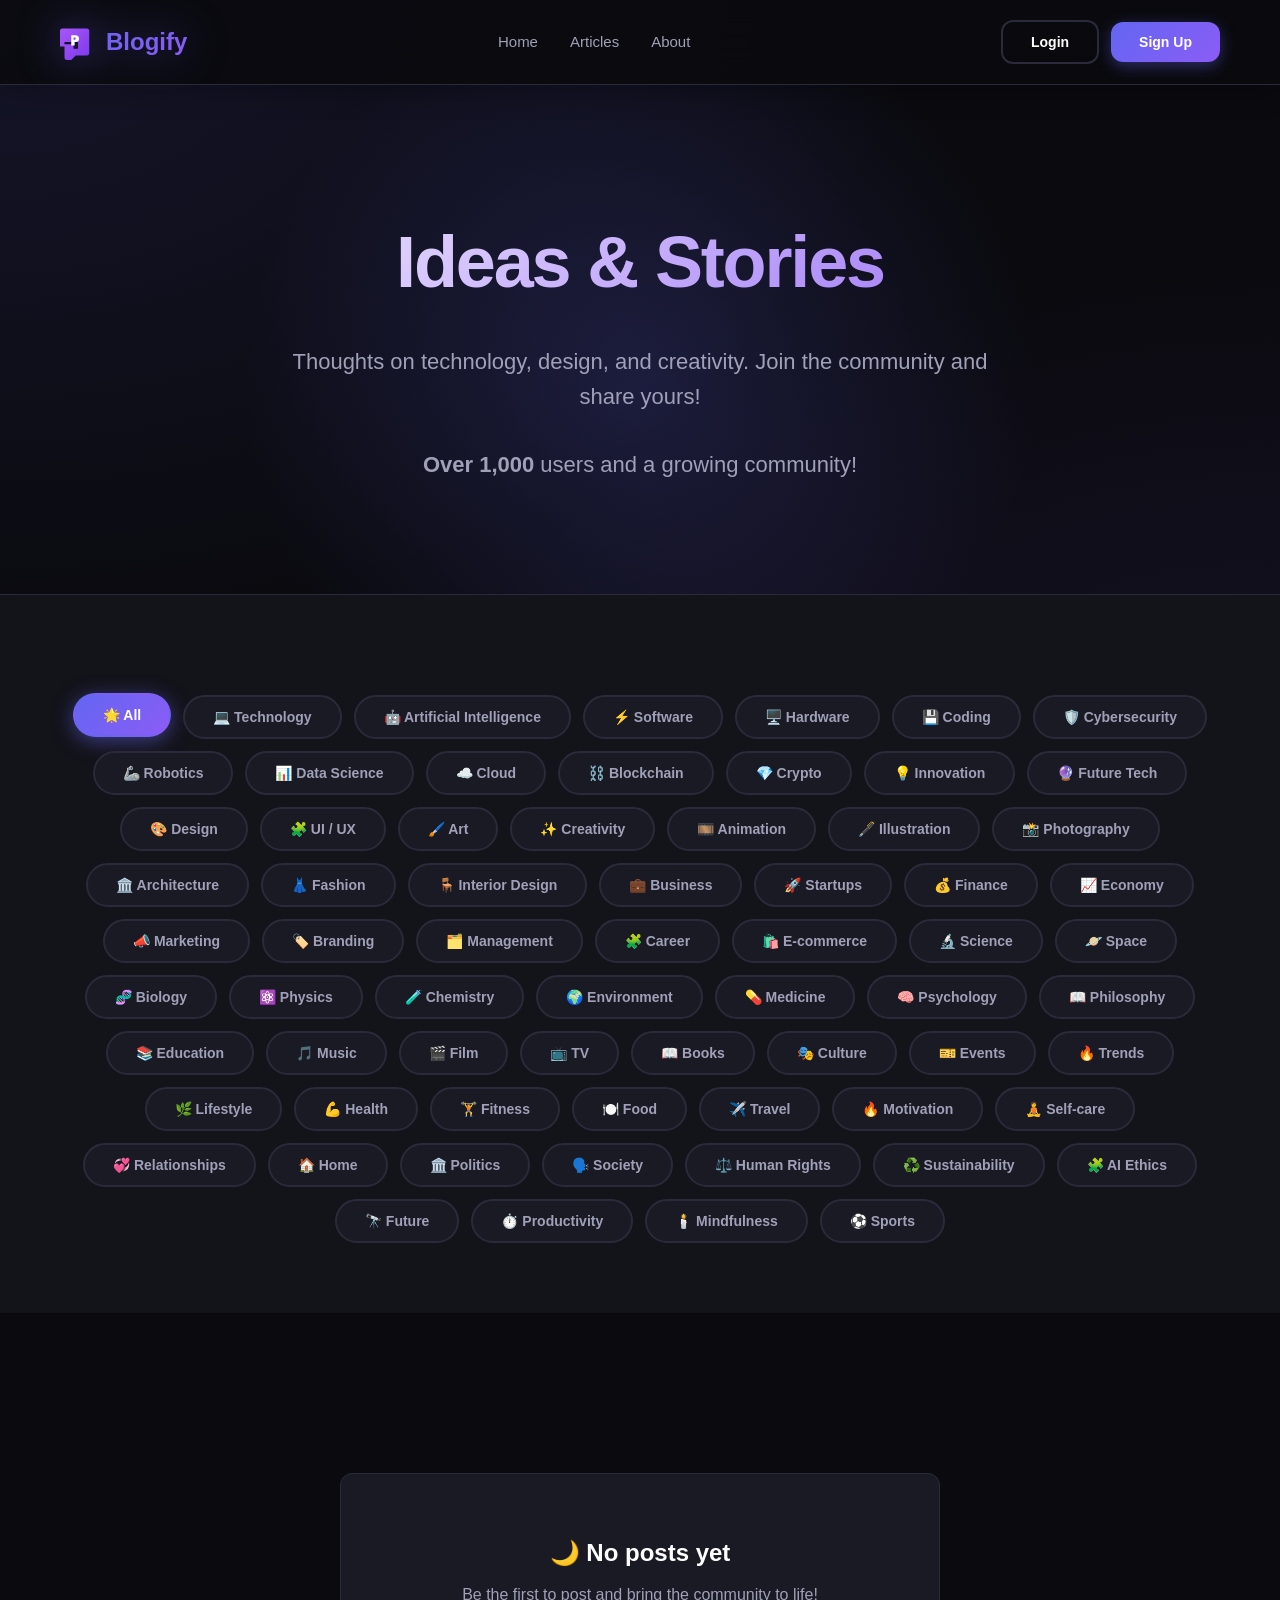
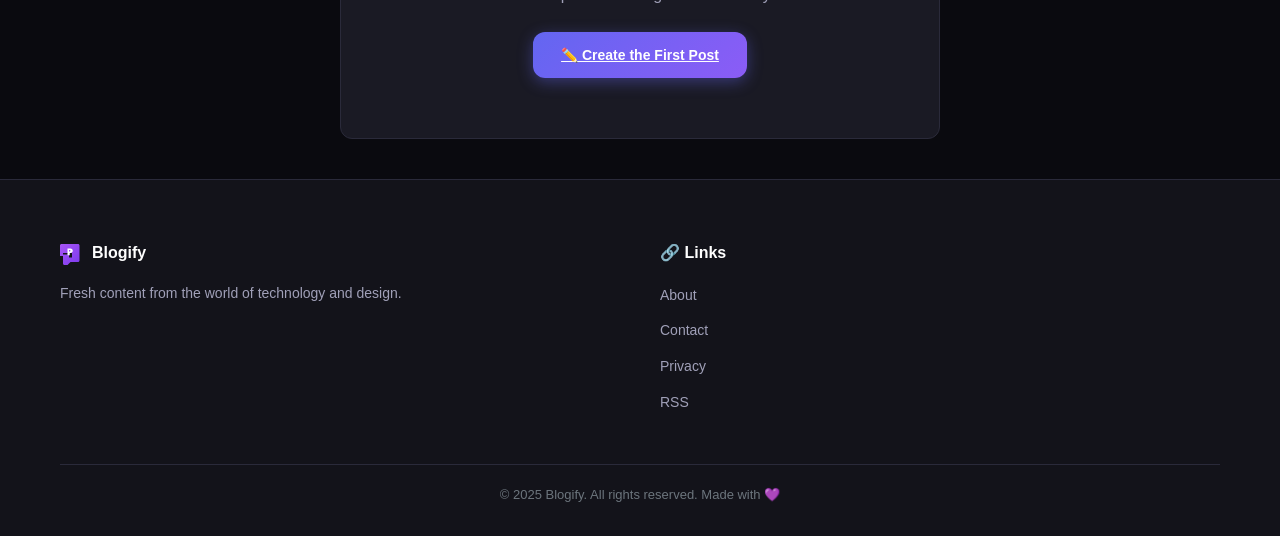
<file: index.html>
<!DOCTYPE html>
<html lang="en">
<head>
    <meta charset="UTF-8">
    <meta name="viewport" content="width=device-width, initial-scale=1.0">
    <title>Blogify</title>
    <link rel="stylesheet" href="styles.css"> 
</head>
<body>
    <header>
        <div class="container">
            <nav>
                <a href="index.html" class="logo blogify-logo">
    <span class="blogify-icon"></span>
    Blogify
</a>
                <ul class="nav-links">
                    <li><a href="#home">Home</a></li>
                    <li><a href="#articles">Articles</a></li>
                    <li><a href="about.html">About</a></li>
                </ul>
                <div id="authButtons" class="user-menu">
                    <button class="btn btn-outline" onclick="openLoginModal()">Login</button>
                    <button class="btn btn-primary" onclick="openRegisterModal()">Sign Up</button>
                </div>
                <div id="userMenu" class="user-menu hidden">
                    <a href="dashboard.html" class="btn btn-outline">📊 Dashboard</a>
                    <a href="new_post.html" class="btn btn-primary">✏️ New Post</a>
                    <div class="user-avatar" id="userAvatar"></div>
                    <button class="btn btn-outline" onclick="logout()">Logout</button>
                </div>
            </nav>
        </div>
    </header>

    <main>
        <section class="hero" id="home">
            <div class="container">
                <h1>Ideas & Stories</h1>
                <p>Thoughts on technology, design, and creativity. Join the community and share yours!</p>
            </div>
            <div class="social-proof">
                <p><strong>Over 1,000</strong> users and a growing community!</p>
            </div>
        </section>
    </main>

    <footer class="footer">
  <div class="container" id="articles">
    <div class="categories">
      <button class="category-btn active" data-category="all">🌟 All</button>

      <!-- 🌐 TECHNOLOGY -->
      <button class="category-btn" data-category="technology">💻 Technology</button>
      <button class="category-btn" data-category="ai">🤖 Artificial Intelligence</button>
      <button class="category-btn" data-category="software">⚡ Software</button>
      <button class="category-btn" data-category="hardware">🖥️ Hardware</button>
      <button class="category-btn" data-category="coding">💾 Coding</button>
      <button class="category-btn" data-category="cybersecurity">🛡️ Cybersecurity</button>
      <button class="category-btn" data-category="robotics">🦾 Robotics</button>
      <button class="category-btn" data-category="data">📊 Data Science</button>
      <button class="category-btn" data-category="cloud">☁️ Cloud</button>
      <button class="category-btn" data-category="blockchain">⛓️ Blockchain</button>
      <button class="category-btn" data-category="crypto">💎 Crypto</button>
      <button class="category-btn" data-category="innovation">💡 Innovation</button>
      <button class="category-btn" data-category="futuretech">🔮 Future Tech</button>

      <!-- 🎨 DESIGN & CREATIVE -->
      <button class="category-btn" data-category="design">🎨 Design</button>
      <button class="category-btn" data-category="uiux">🧩 UI / UX</button>
      <button class="category-btn" data-category="art">🖌️ Art</button>
      <button class="category-btn" data-category="creativity">✨ Creativity</button>
      <button class="category-btn" data-category="animation">🎞️ Animation</button>
      <button class="category-btn" data-category="illustration">🖋️ Illustration</button>
      <button class="category-btn" data-category="photography">📸 Photography</button>
      <button class="category-btn" data-category="architecture">🏛️ Architecture</button>
      <button class="category-btn" data-category="fashion">👗 Fashion</button>
      <button class="category-btn" data-category="interior">🪑 Interior Design</button>

      <!-- 💼 BUSINESS -->
      <button class="category-btn" data-category="business">💼 Business</button>
      <button class="category-btn" data-category="startup">🚀 Startups</button>
      <button class="category-btn" data-category="finance">💰 Finance</button>
      <button class="category-btn" data-category="economy">📈 Economy</button>
      <button class="category-btn" data-category="marketing">📣 Marketing</button>
      <button class="category-btn" data-category="branding">🏷️ Branding</button>
      <button class="category-btn" data-category="management">🗂️ Management</button>
      <button class="category-btn" data-category="career">🧩 Career</button>
      <button class="category-btn" data-category="ecommerce">🛍️ E-commerce</button>

      <!-- 🧠 SCIENCE -->
      <button class="category-btn" data-category="science">🔬 Science</button>
      <button class="category-btn" data-category="space">🪐 Space</button>
      <button class="category-btn" data-category="biology">🧬 Biology</button>
      <button class="category-btn" data-category="physics">⚛️ Physics</button>
      <button class="category-btn" data-category="chemistry">🧪 Chemistry</button>
      <button class="category-btn" data-category="environment">🌍 Environment</button>
      <button class="category-btn" data-category="medicine">💊 Medicine</button>
      <button class="category-btn" data-category="psychology">🧠 Psychology</button>
      <button class="category-btn" data-category="philosophy">📖 Philosophy</button>
      <button class="category-btn" data-category="education">📚 Education</button>

      <!-- 🎬 ENTERTAINMENT -->
      <button class="category-btn" data-category="music">🎵 Music</button>
      <button class="category-btn" data-category="film">🎬 Film</button>
      <button class="category-btn" data-category="tv">📺 TV</button>
      <button class="category-btn" data-category="books">📖 Books</button>
      <button class="category-btn" data-category="culture">🎭 Culture</button>
      <button class="category-btn" data-category="events">🎫 Events</button>
      <button class="category-btn" data-category="trends">🔥 Trends</button>

      <!-- 🌿 LIFESTYLE -->
      <button class="category-btn" data-category="lifestyle">🌿 Lifestyle</button>
      <button class="category-btn" data-category="health">💪 Health</button>
      <button class="category-btn" data-category="fitness">🏋️ Fitness</button>
      <button class="category-btn" data-category="food">🍽️ Food</button>
      <button class="category-btn" data-category="travel">✈️ Travel</button>
      <button class="category-btn" data-category="motivation">🔥 Motivation</button>
      <button class="category-btn" data-category="selfcare">🧘 Self-care</button>
      <button class="category-btn" data-category="relationships">💞 Relationships</button>
      <button class="category-btn" data-category="home">🏠 Home</button>

      <!-- 🌍 GLOBAL & SOCIAL -->
      <button class="category-btn" data-category="politics">🏛️ Politics</button>
      <button class="category-btn" data-category="society">🗣️ Society</button>
      <button class="category-btn" data-category="humanrights">⚖️ Human Rights</button>
      <button class="category-btn" data-category="sustainability">♻️ Sustainability</button>
      <button class="category-btn" data-category="aiethics">🧩 AI Ethics</button>
      <button class="category-btn" data-category="future">🔭 Future</button>
      <button class="category-btn" data-category="productivity">⏱️ Productivity</button>
      <button class="category-btn" data-category="mindfulness">🕯️ Mindfulness</button>
      <button class="category-btn" data-category="sports">⚽ Sports</button>
    </div>
  </div>
</footer>


            <div class="blog-grid" id="blogGrid"></div>
            
            <div id="emptyState" class="empty-state hidden">
                <h3>🌙 No posts yet</h3>
                <p>Be the first to post and bring the community to life!</p>
                <a href="new_post.html" class="btn btn-primary">✏️ Create the First Post</a>
            </div>
        </div>
    </footer>

    <footer id="about">
        <div class="container">
            <div class="footer-content">
                <div class="footer-section">
                    <h4>
    <span class="footer-logo-icon"></span>
    Blogify
</h4>
                    <p style="color: var(--text-secondary); font-size: 14px;">Fresh content from the world of technology and design.</p>
                </div>
                <div class="footer-section">
                    <h4>🔗 Links</h4>
                    <ul class="footer-links">
                        <li><a href="#about">About</a></li>
                        <li><a href="#">Contact</a></li>
                        <li><a href="#">Privacy</a></li>
                        <li><a href="#">RSS</a></li>
                    </ul>
                </div>
            </div>
            <div class="footer-bottom">
                <p>&copy; 2025 Blogify. All rights reserved. Made with 💜</p>
            </div>
        </div>
    </footer>
    
    <div id="loginModal" class="modal">
        <div class="modal-content">
            <div class="modal-header">
                <h2>🔐 Login</h2>
                <p>Sign in to continue to your account</p>
            </div>
            <form id="loginForm" onsubmit="event.preventDefault(); login()">
                <div class="form-group">
                    <label for="loginEmail">Email</label>
                    <input type="email" id="loginEmail" placeholder="example@email.com" required>
                </div>
                <div class="form-group">
                    <label for="loginPassword">Password</label>
                    <input type="password" id="loginPassword" placeholder="Your password" required>
                </div>
                <div class="modal-footer">
                    <button type="button" class="btn btn-outline" onclick="closeModal('loginModal')">Cancel</button>
                    <button type="submit" class="btn btn-primary">Login</button>
                </div>
            </form>
            <div class="switch-modal">
                Don’t have an account? <a href="#" onclick="switchToRegister(); return false;">Sign Up</a>
            </div>
        </div>
    </div>

    <div id="registerModal" class="modal">
        <div class="modal-content">
            <div class="modal-header">
                <h2>✨ Sign Up</h2>
                <p>Create your free account now.</p>
            </div>
            <form id="registerForm" onsubmit="event.preventDefault(); register()">
                <div class="form-group">
                    <label for="registerName">Full Name</label>
                    <input type="text" id="registerName" placeholder="Your full name" required>
                </div>
                <div class="form-group">
                    <label for="registerEmail">Email</label>
                    <input type="email" id="registerEmail" placeholder="example@email.com" required>
                </div>
                <div class="form-group">
                    <label for="registerPassword">Password</label>
                    <input type="password" id="registerPassword" placeholder="Your password (min. 6 characters)" required>
                </div>
                <div class="modal-footer">
                    <button type="button" class="btn btn-outline" onclick="closeModal('registerModal')">Cancel</button>
                    <button type="submit" class="btn btn-primary">Sign Up</button>
                </div>
            </form>
            <div class="switch-modal">
                Already have an account? <a href="#" onclick="switchToLogin(); return false;">Login</a>
            </div>
        </div>
    </div>

    <script src="script.js"></script>
</body>
</html>
</file>
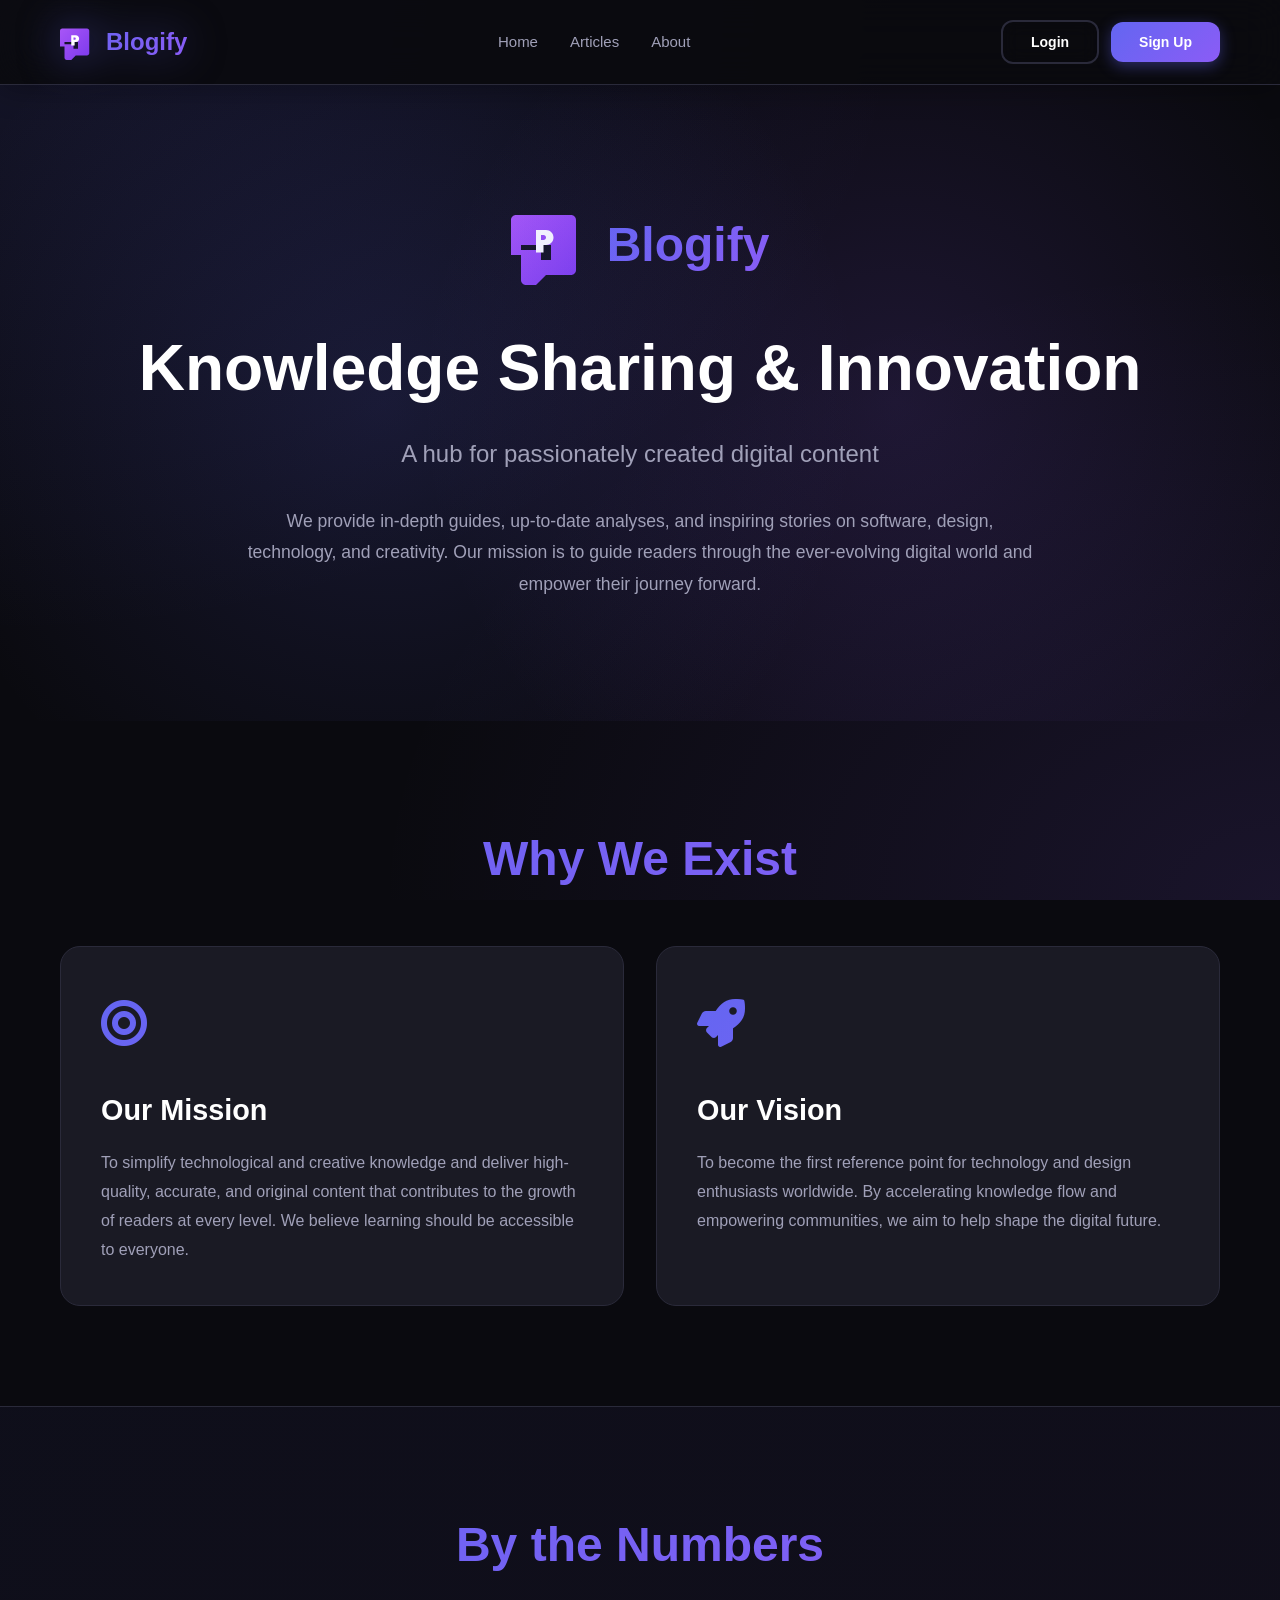
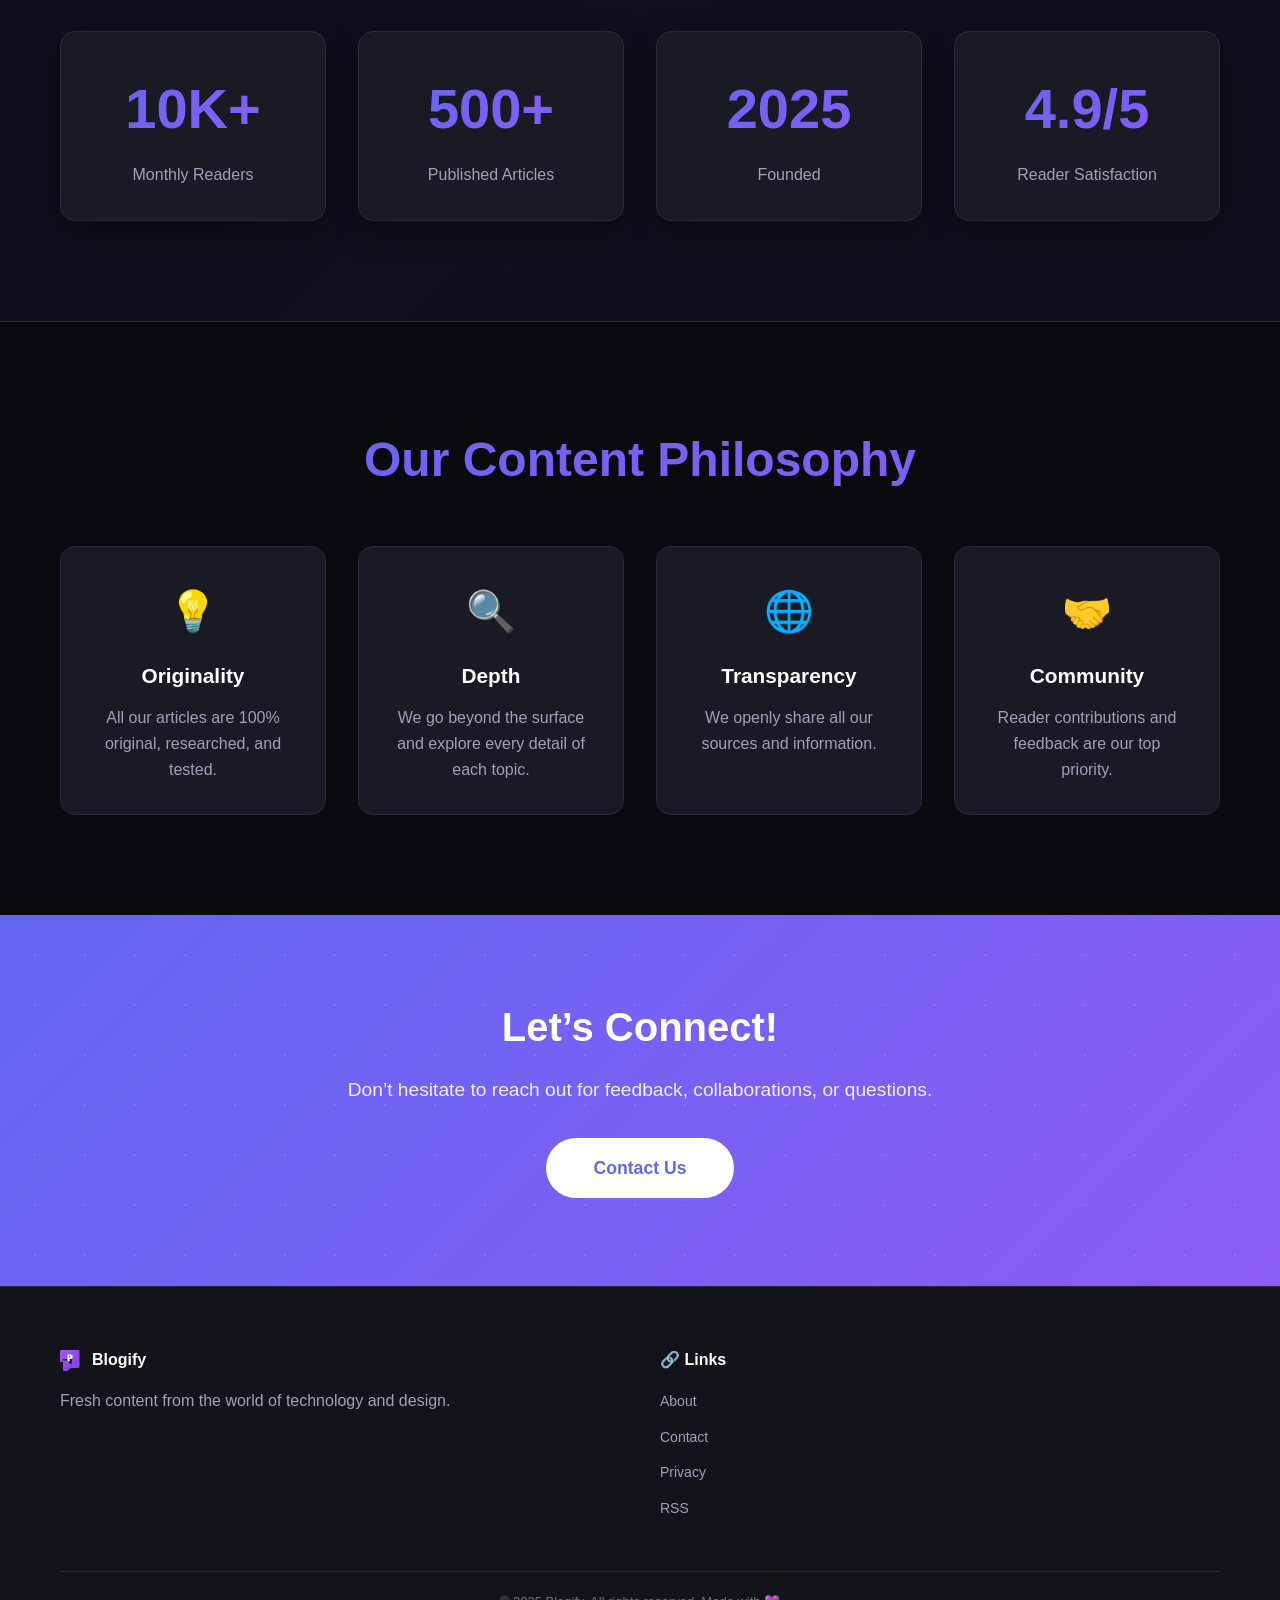
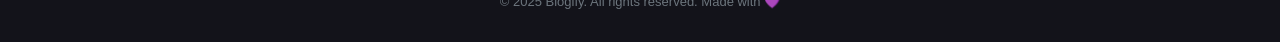
<file: about.html>
<!DOCTYPE html>
<html lang="en">
<head>
    <meta charset="UTF-8">
    <meta name="viewport" content="width=device-width, initial-scale=1.0">
    <title>About Us | Modern Blog</title>
    <link rel="stylesheet" href="styles.css">
    <link rel="stylesheet" href="https://cdnjs.cloudflare.com/ajax/libs/font-awesome/5.15.3/css/all.min.css">
    
    <style>
        :root {
            --bg-primary: #0a0a0f;
            --bg-secondary: #13131a;
            --bg-card: #1a1a24;
            --text-primary: #ffffff;
            --text-secondary: #a0a0b8;
            --accent: #6366f1;
            --accent-hover: #4f46e5;
            --border: #2a2a3a;
            --primary-color: var(--accent);
            --secondary-color: #8B5CF6;
            --card-bg: var(--bg-card);
            --border-color: var(--border);
        }

        .hero-section {
            position: relative;
            padding: 120px 0;
            overflow: hidden;
            text-align: center;
        }

        .hero-bg {
            position: absolute;
            top: 0;
            left: 0;
            width: 100%;
            height: 100%;
            background: radial-gradient(circle at 30% 50%, rgba(99, 102, 241, 0.15), transparent 50%),
                        radial-gradient(circle at 70% 50%, rgba(139, 92, 246, 0.15), transparent 50%);
            animation: pulse 8s ease-in-out infinite;
        }

        @keyframes pulse {
            0%, 100% { opacity: 0.5; }
            50% { opacity: 1; }
        }

        .hero-content {
            position: relative;
            z-index: 1;
        }

        .hero-title {
            font-size: 4rem;
            font-weight: 800;
            margin-bottom: 1rem;
            background: linear-gradient(135deg, var(--primary-color), var(--secondary-color));
            -webkit-background-clip: text;
            -webkit-text-fill-color: transparent;
            background-clip: text;
            animation: fadeInUp 1s ease-out;
        }

        @keyframes fadeInUp {
            from {
                opacity: 0;
                transform: translateY(30px);
            }
            to {
                opacity: 1;
                transform: translateY(0);
            }
        }

        .hero-subtitle {
            font-size: 1.5rem;
            color: var(--text-secondary);
            margin-bottom: 2rem;
            animation: fadeInUp 1s ease-out 0.2s backwards;
        }

        .hero-description {
            max-width: 800px;
            margin: 0 auto;
            font-size: 1.1rem;
            color: var(--text-secondary);
            line-height: 1.8;
            animation: fadeInUp 1s ease-out 0.4s backwards;
        }

        .section {
            padding: 100px 0;
        }

        .section-title {
            font-size: 3rem;
            text-align: center;
            margin-bottom: 3rem;
            background: linear-gradient(135deg, var(--primary-color), var(--secondary-color));
            -webkit-background-clip: text;
            -webkit-text-fill-color: transparent;
            background-clip: text;
        }

        .cards-grid {
            display: grid;
            grid-template-columns: repeat(auto-fit, minmax(350px, 1fr)); 
            gap: 2rem;
            margin-top: 3rem;
        }

        .card {
            background: var(--card-bg);
            border-radius: 20px;
            padding: 2.5rem;
            border: 1px solid var(--border-color);
            transition: all 0.4s ease;
            position: relative;
            overflow: hidden;
        }

        .card::before {
            content: '';
            position: absolute;
            top: 0;
            left: 0;
            width: 100%;
            height: 100%;
            background: linear-gradient(135deg, rgba(99, 102, 241, 0.1), rgba(139, 92, 246, 0.1));
            opacity: 0;
            transition: opacity 0.4s;
        }

        .card:hover {
            transform: translateY(-10px);
            box-shadow: 0 20px 60px rgba(99, 102, 241, 0.3); 
            border-color: var(--primary-color);
        }

        .card:hover::before {
            opacity: 1;
        }

        .card-icon {
            font-size: 3rem;
            margin-bottom: 1.5rem;
            background: linear-gradient(135deg, var(--primary-color), var(--secondary-color));
            -webkit-background-clip: text;
            -webkit-text-fill-color: transparent;
            background-clip: text;
            position: relative;
            z-index: 1;
        }

        .card-title {
            font-size: 1.8rem;
            margin-bottom: 1rem;
            position: relative;
            z-index: 1;
        }

        .card-text {
            color: var(--text-secondary);
            line-height: 1.8;
            position: relative;
            z-index: 1;
        }

        .stats-section {
            background: linear-gradient(135deg, rgba(99, 102, 241, 0.05), rgba(139, 92, 246, 0.05));
            border-top: 1px solid var(--border-color);
            border-bottom: 1px solid var(--border-color);
        }

        .stats-grid {
            display: grid;
            grid-template-columns: repeat(auto-fit, minmax(200px, 1fr));
            gap: 2rem;
        }

        .stat-card {
            text-align: center;
            padding: 2rem;
            background: var(--card-bg);
            border-radius: 15px;
            border: 1px solid var(--border-color);
            transition: all 0.3s;
        }

        .stat-card:hover {
            transform: scale(1.05);
            box-shadow: 0 10px 40px rgba(99, 102, 241, 0.2);
        }

        .stat-number {
            font-size: 3.5rem;
            font-weight: 800;
            background: linear-gradient(135deg, var(--primary-color), var(--secondary-color));
            -webkit-background-clip: text;
            -webkit-text-fill-color: transparent;
            background-clip: text;
            margin-bottom: 0.5rem;
        }

        .stat-label {
            color: var(--text-secondary);
            font-size: 1rem;
        }

        .values-grid {
            display: grid;
            grid-template-columns: repeat(auto-fit, minmax(250px, 1fr));
            gap: 2rem;
            margin-top: 3rem;
        }

        .value-card {
            background: var(--card-bg);
            padding: 2rem;
            border-radius: 15px;
            text-align: center;
            border: 1px solid var(--border-color);
            transition: all 0.3s;
        }

        .value-card:hover {
            transform: translateY(-5px);
            border-color: var(--primary-color);
            box-shadow: 0 15px 40px rgba(99, 102, 241, 0.2); 
        }

        .value-icon {
            font-size: 2.5rem;
            margin-bottom: 1rem;
            color: var(--accent);
        }

        .value-title {
            font-size: 1.3rem;
            margin-bottom: 0.8rem;
        }

        .value-text {
            color: var(--text-secondary);
        }

        .cta-section {
            background: linear-gradient(135deg, var(--primary-color), var(--secondary-color));
            padding: 80px 0;
            text-align: center;
            position: relative;
            overflow: hidden;
        }

        .cta-section::before {
            content: '';
            position: absolute;
            top: -50%;
            left: -50%;
            width: 200%;
            height: 200%;
            background: radial-gradient(circle, rgba(255,255,255,0.1) 1px, transparent 1px);
            background-size: 50px 50px;
            animation: moveGrid 20s linear infinite;
        }

        @keyframes moveGrid {
            0% { transform: translate(0, 0); }
            100% { transform: translate(50px, 50px); }
        }

        .cta-content {
            position: relative;
            z-index: 1;
        }

        .cta-title {
            font-size: 2.5rem;
            color: white;
            margin-bottom: 1rem;
        }

        .cta-text {
            font-size: 1.2rem;
            color: rgba(255,255,255,0.9);
            margin-bottom: 2rem;
        }

        .btn-cta {
            background: white;
            color: var(--primary-color);
            padding: 1rem 3rem;
            font-size: 1.1rem;
            border-radius: 50px;
            font-weight: 700;
            transition: all 0.3s;
            border: none;
            cursor: pointer;
            text-decoration: none;
            display: inline-block;
        }

        .btn-cta:hover {
            transform: scale(1.05);
            box-shadow: 0 10px 40px rgba(0,0,0,0.3);
        }

        @media (max-width: 768px) {
            .hero-title {
                font-size: 3rem;
            }
            .section-title {
                font-size: 2.5rem;
            }
            .cards-grid {
                grid-template-columns: 1fr;
            }
            .hero-section {
                padding: 80px 0;
            }
        }

    </style>
</head>
<body>
    <header>
        <div class="container">
            <nav>
                <a href="index.html" class="logo blogify-logo">
    <span class="blogify-icon"></span>
    Blogify
</a>
                <ul class="nav-links">
                    <li><a href="index.html#home">Home</a></li>
                    <li><a href="index.html#articles">Articles</a></li>
                    <li><a href="about.html">About</a></li>
                </ul>
                <div id="authButtons" class="user-menu">
                    <button class="btn btn-outline" onclick="openLoginModal()">Login</button>
                    <button class="btn btn-primary" onclick="openRegisterModal()">Sign Up</button>
                </div>
                <div id="userMenu" class="user-menu hidden">
                    <a href="dashboard.html" class="btn btn-outline">📊 Dashboard</a>
                    <a href="new_post.html" class="btn btn-primary">✏️ New Post</a>
                    <div class="user-avatar" id="userAvatar"></div>
                    <button class="btn btn-outline" onclick="logout()">Logout</button>
                </div>
            </nav>
        </div>
    </header>

    <main>
        <section class="hero-section">
            <div class="hero-bg"></div>
            <div class="container">
<div class="hero-logo">
    <div class="hero-logo-icon"></div>
    <h1 class="hero-logo-text">Blogify</h1>
</div>

                <div class="hero-content">
                    <h1 class="hero-title" style="background: none; -webkit-text-fill-color: var(--text-primary); margin-top: 1rem;">
    Knowledge Sharing & Innovation
</h1>
                    <p class="hero-subtitle">A hub for passionately created digital content</p>
                    <p class="hero-description">
                        We provide in-depth guides, up-to-date analyses, and inspiring stories on software, design, technology, and creativity. Our mission is to guide readers through the ever-evolving digital world and empower their journey forward.
                    </p>
                </div>
            </div>
        </section>

        <section class="section">
            <div class="container">
                <h2 class="section-title">Why We Exist</h2>
                <div class="cards-grid">
                    <div class="card">
                        <div class="card-icon">
                            <i class="fas fa-bullseye"></i>
                        </div>
                        <h3 class="card-title">Our Mission</h3>
                        <p class="card-text">
                            To simplify technological and creative knowledge and deliver high-quality, accurate, and original content that contributes to the growth of readers at every level. We believe learning should be accessible to everyone.
                        </p>
                    </div>
                    <div class="card">
                        <div class="card-icon">
                            <i class="fas fa-rocket"></i>
                        </div>
                        <h3 class="card-title">Our Vision</h3>
                        <p class="card-text">
                            To become the first reference point for technology and design enthusiasts worldwide. By accelerating knowledge flow and empowering communities, we aim to help shape the digital future.
                        </p>
                    </div>
                </div>
            </div>
        </section>

        <section class="section stats-section">
            <div class="container">
                <h2 class="section-title">By the Numbers</h2>
                <div class="stats-grid">
                    <div class="stat-card">
                        <div class="stat-number">10K+</div>
                        <div class="stat-label">Monthly Readers</div>
                    </div>
                    <div class="stat-card">
                        <div class="stat-number">500+</div>
                        <div class="stat-label">Published Articles</div>
                    </div>
                    <div class="stat-card">
                        <div class="stat-number">2025</div>
                        <div class="stat-label">Founded</div>
                    </div>
                    <div class="stat-card">
                        <div class="stat-number">4.9/5</div>
                        <div class="stat-label">Reader Satisfaction</div>
                    </div>
                </div>
            </div>
        </section>

        <section class="section">
            <div class="container">
                <h2 class="section-title">Our Content Philosophy</h2>
                <div class="values-grid">
                    <div class="value-card">
                        <div class="value-icon">💡</div>
                        <h4 class="value-title">Originality</h4>
                        <p class="value-text">All our articles are 100% original, researched, and tested.</p>
                    </div>
                    <div class="value-card">
                        <div class="value-icon">🔍</div>
                        <h4 class="value-title">Depth</h4>
                        <p class="value-text">We go beyond the surface and explore every detail of each topic.</p>
                    </div>
                    <div class="value-card">
                        <div class="value-icon">🌐</div>
                        <h4 class="value-title">Transparency</h4>
                        <p class="value-text">We openly share all our sources and information.</p>
                    </div>
                    <div class="value-card">
                        <div class="value-icon">🤝</div>
                        <h4 class="value-title">Community</h4>
                        <p class="value-text">Reader contributions and feedback are our top priority.</p>
                    </div>
                </div>
            </div>
        </section>

        <section class="cta-section">
            <div class="container">
                <div class="cta-content">
                    <h2 class="cta-title">Let’s Connect!</h2>
                    <p class="cta-text">
                        Don’t hesitate to reach out for feedback, collaborations, or questions.
                    </p>
                    <a href="#" class="btn btn-cta">Contact Us</a>
                </div>
            </div>
        </section>
    </main>

    <footer>
        <div class="container">
            <div class="footer-content">
                <div class="footer-section">
                    <h4>
    <span class="footer-logo-icon"></span>
    Blogify
</h4>
                    <p style="color: var(--text-secondary);">Fresh content from the world of technology and design.</p>
                </div>
                <div class="footer-section">
                    <h4>🔗 Links</h4>
                    <ul class="footer-links">
                        <li><a href="about.html">About</a></li>
                        <li><a href="#">Contact</a></li>
                        <li><a href="#">Privacy</a></li>
                        <li><a href="#">RSS</a></li>
                    </ul>
                </div>
            </div>
            <div class="footer-bottom">
                <p>&copy; 2025 Blogify. All rights reserved. Made with 💜</p>
            </div>
        </div>
    </footer>

    <script src="script.js"></script>
</body>
</html>
</file>
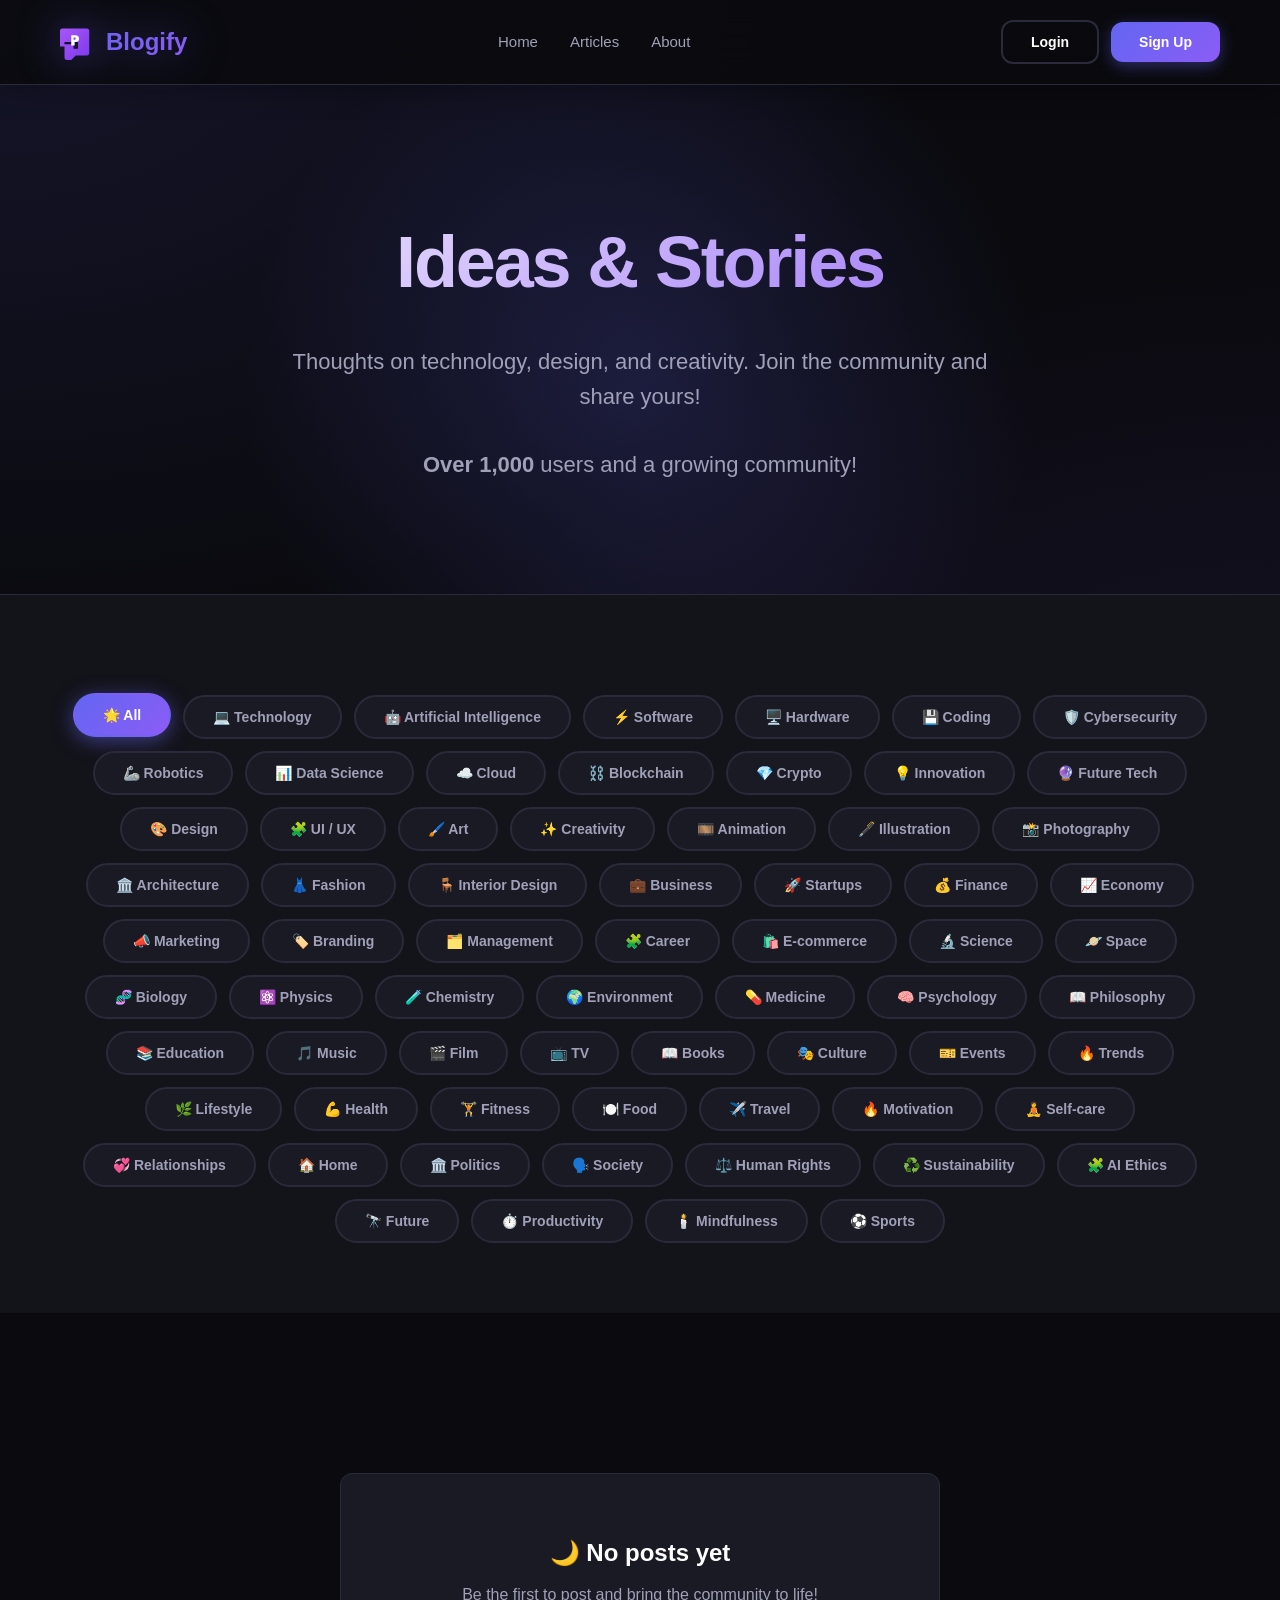
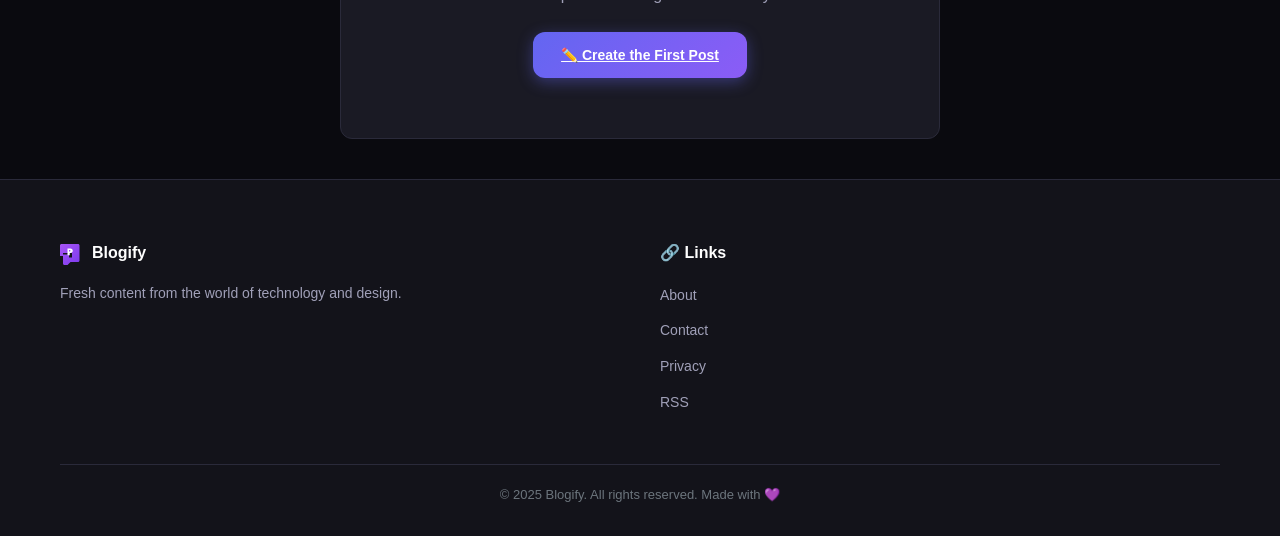
<file: dashboard.html>
<!DOCTYPE html>
<html lang="en">
<head>
    <meta charset="UTF-8">
    <meta name="viewport" content="width=device-width, initial-scale=1.0">
    <title>User Dashboard</title>
    <link rel="stylesheet" href="styles.css">
</head>
<body>
    <header>
        <div class="container">
            <nav>
                <a href="index.html" class="logo blogify-logo">
    <span class="blogify-icon"></span>
    Blogify
</a>
                <ul class="nav-links">
                    <li><a href="index.html#home">Home</a></li>
                    <li><a href="index.html#articles">Articles</a></li>
                    <li><a href="index.html#about">About</a></li>
                </ul>
                <div id="authButtons" class="user-menu hidden">
                    <button class="btn btn-outline" onclick="openLoginModal()">Login</button>
                    <button class="btn btn-primary" onclick="openRegisterModal()">Sign Up</button>
                </div>
                <div id="userMenu" class="user-menu hidden">
                    <a href="dashboard.html" class="btn btn-outline">📊 Dashboard</a>
                    <a href="new_post.html" class="btn btn-primary">✏️ New Post</a>
                    <div class="user-avatar" id="userAvatar"></div>
                    <button class="btn btn-outline" onclick="logout()">Logout</button>
                </div>
            </nav>
        </div>
    </header>

    <main>
        <div class="container dashboard-container">
            <h1>📊 User Dashboard</h1>
            
            <div class="dashboard-stats-grid">
                <div class="stat-card">
                    <h3>Total Posts</h3>
                    <p id="totalPosts" class="stat-number">0</p>
                </div>
                <div class="stat-card">
                    <h3>Total Likes</h3>
                    <p id="totalLikes" class="stat-number">0</p>
                </div>
                <div class="stat-card">
                    <h3>Total Comments</h3>
                    <p id="totalComments" class="stat-number">0</p>
                </div>
            </div>

            <div class="dashboard-content-grid">
                <div class="profile-edit-card">
                    <h2>👤 Profile Information</h2>
                    <div id="currentProfilePicture" class="profile-avatar-display"></div>
                    
                    <div class="form-group">
                        <label>Full Name</label>
                        <input type="text" id="profileName" placeholder="Your full name">
                    </div>
                    <div class="form-group">
                        <label>Email (Not Editable)</label>
                        <input type="email" id="profileEmail" disabled>
                    </div>
                    
                    <div class="form-group">
                        <label>Upload Profile Picture (New)</label>
                        <input type="file" id="profilePictureFile" accept="image/png, image/jpeg">
                        <small style="color:var(--text-secondary);">Select a file to change your current picture.</small>
                    </div>

                    <div class="form-group">
                        <label>New Password (Leave empty to keep current)</label>
                        <input type="password" id="profilePassword" placeholder="••••••••">
                    </div>

                    <button class="btn btn-primary" onclick="saveProfile()">Save</button>
                    <button class="btn btn-outline" style="margin-top: 15px; color: var(--danger); border-color: var(--danger);" onclick="clearAllData()">🚨 Delete All Blog Data</button>
                </div>

                <div class="my-posts-card">
                    <div class="my-posts-header">
                        <h2>📝 My Posts</h2>
                        <a href="new_post.html" class="btn btn-primary btn-sm">New Post</a>
                    </div>
                    
                    <div id="myPostsList" class="my-posts-list">
                        <p class="placeholder-text">Loading your posts...</p>
                    </div>
                </div>
            </div>
        </div>
    </main>

    <footer id="about">
        <div class="container">
            <div class="footer-content">
                <div class="footer-section">
                    <h4>
    <span class="footer-logo-icon"></span>
    Blogify
</h4>
                    <p style="color: var(--text-secondary); font-size: 14px;">Fresh content from the world of technology and design.</p>
                </div>
                <div class="footer-section">
                    <h4>🔗 Links</h4>
                    <ul class="footer-links">
                        <li><a href="index.html#about">About</a></li>
                        <li><a href="#">Contact</a></li>
                        <li><a href="#">Privacy</a></li>
                        <li><a href="#">RSS</a></li>
                    </ul>
                </div>
            </div>
            <div class="footer-bottom">
                <p>&copy; 2025 Blogify. All rights reserved. Made with 💜</p>
            </div>
        </div>
    </footer>

    <script src="script.js"></script>
</body>
</html>
</file>
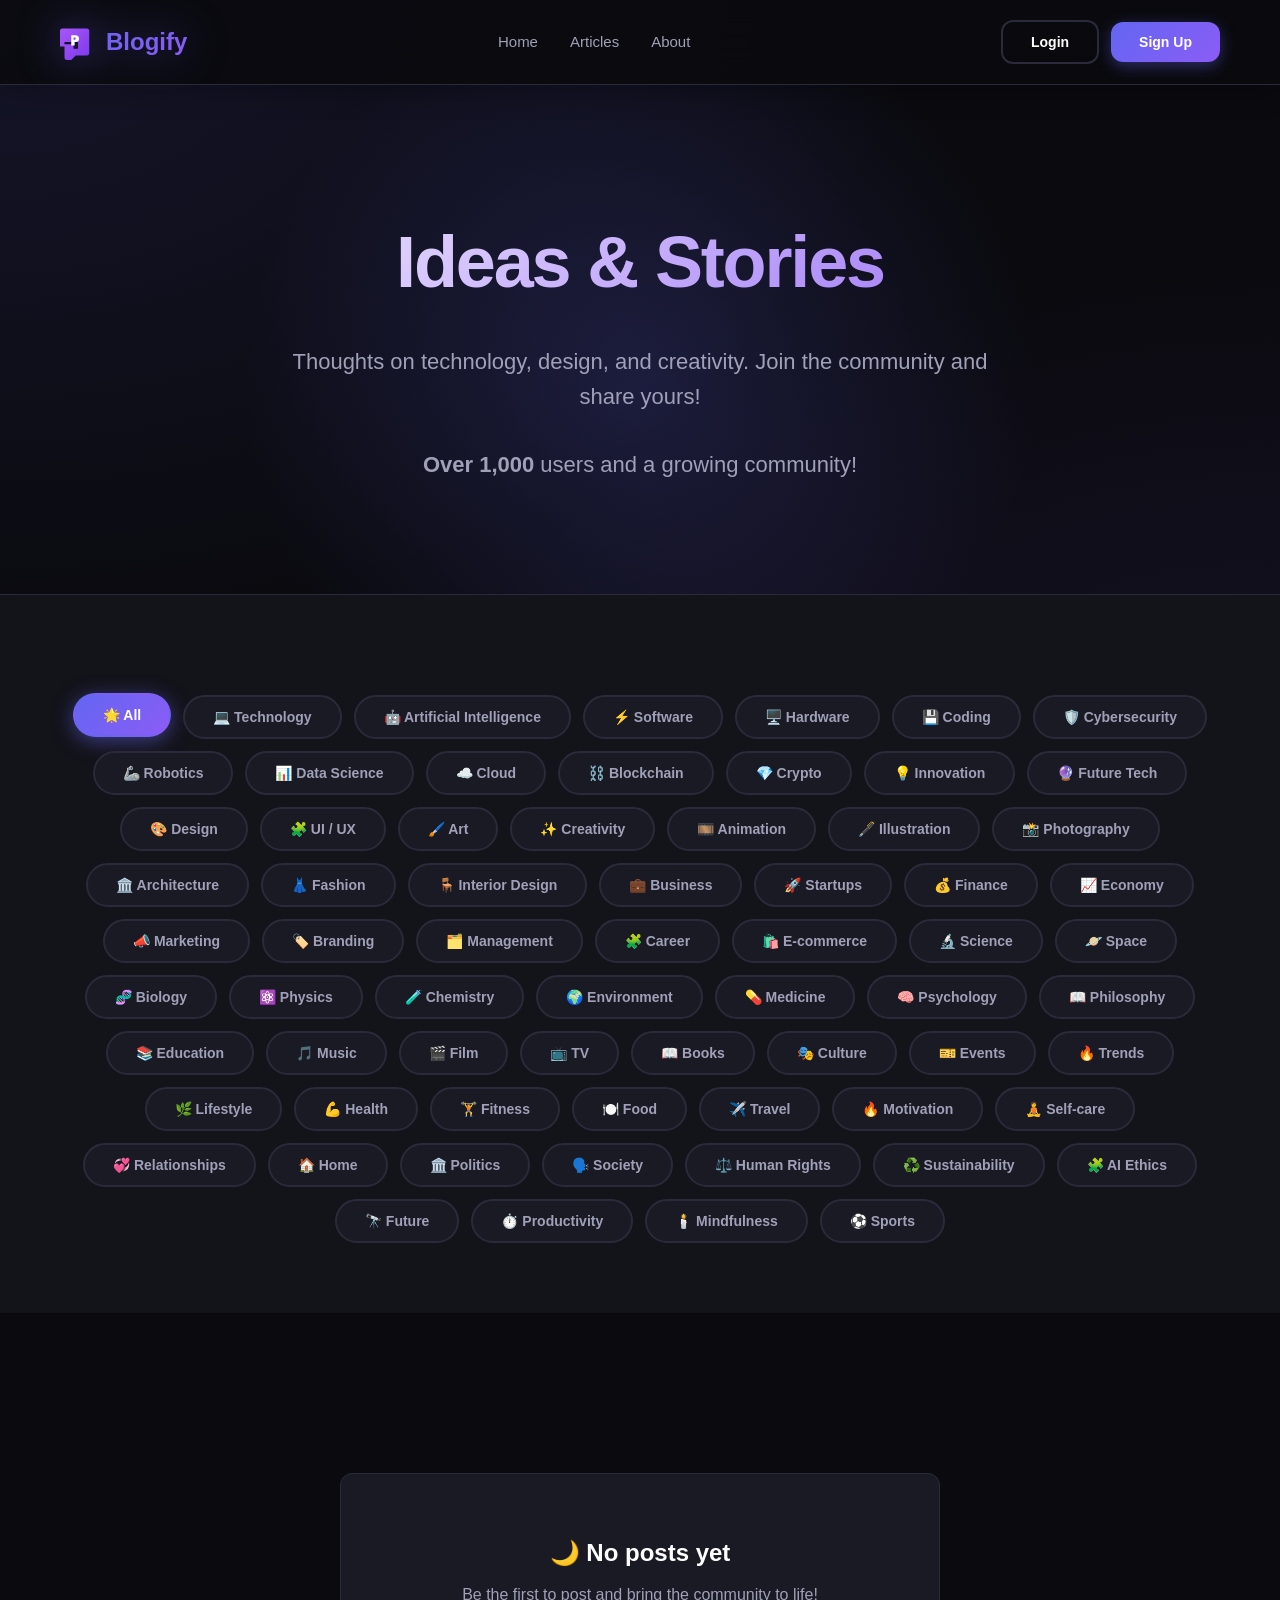
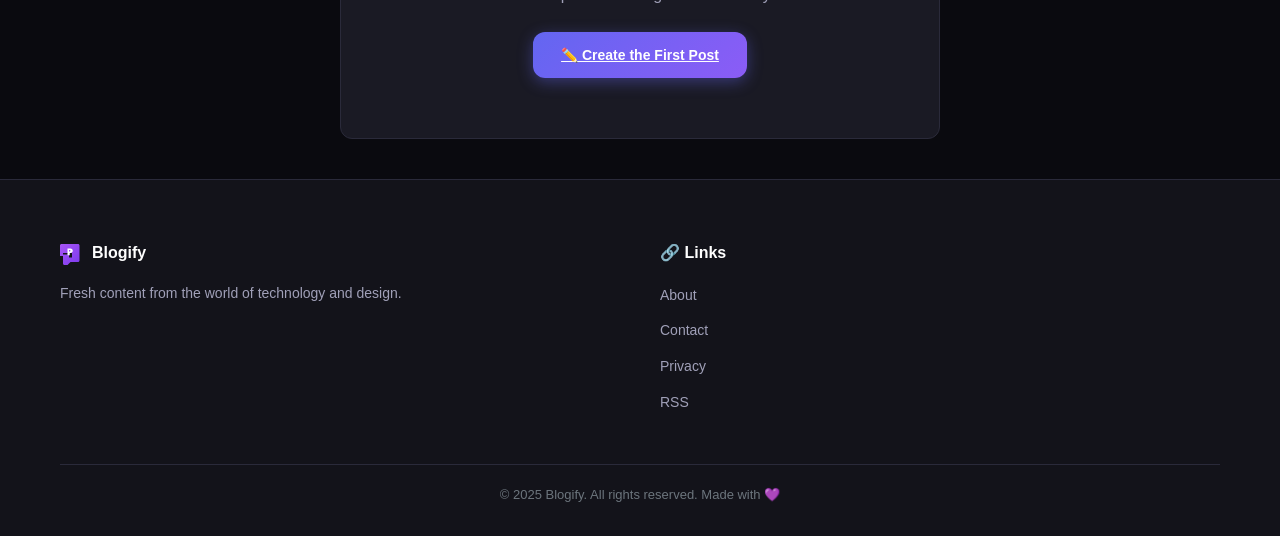
<file: new_post.html>
<!DOCTYPE html>
<html lang="en">
<head>
    <meta charset="UTF-8">
    <meta name="viewport" content="width=device-width, initial-scale=1.0">
    <head>
    <title>New Post | Blogify</title>
    
    <link rel="icon" type="image/png" href="[data-uri]">
    
    <link rel="stylesheet" href="styles.css">
</head>
<body>
    <header>
        <div class="container">
            <nav>
                <a href="index.html" class="logo blogify-logo">
                <span class="blogify-icon"></span> Blogify
            </a>
                <ul class="nav-links">
                    <li><a href="index.html#home">Home</a></li>
                    <li><a href="index.html#articles">Articles</a></li>
                    <li><a href="index.html#about">About</a></li>
                </ul>
                <div id="authButtons" class="user-menu hidden">
                    <button class="btn btn-outline" onclick="openLoginModal()">Log In</button>
                    <button class="btn btn-primary" onclick="openRegisterModal()">Register</button>
                </div>
                <div id="userMenu" class="user-menu hidden">
                    <a href="dashboard.html" class="btn btn-outline">📊 Dashboard</a>
                    <a href="new_post.html" class="btn btn-primary">✍️ New Post</a>
                    <div class="user-avatar" id="userAvatar"></div>
                    <button class="btn btn-outline" onclick="logout()">Log Out</button>
                </div>
            </nav>
        </div>
    </header>

    <main>
        <div class="container form-page">
            <div class="post-form-card">
                <div class="post-form-header">
                    <h2>✍️ New Blog Post</h2>
                    <p class="subtitle">Share your thoughts and story with the community.</p>
                </div>
                <form id="newPostForm" onsubmit="event.preventDefault(); createPost()">
                    <div class="form-group">
                        <label for="postTitle">Title</label>
                        <input type="text" id="postTitle" placeholder="The captivating title of your article..." required>
                    </div>
                    <div class="form-group">
                        <label for="postCategory">Category</label>
                        <select id="postCategory" required>
    <option value="">Select Category</option>

    <option value="technology">💻 Technology</option>
    <option value="ai">🤖 Artificial Intelligence</option>
    <option value="software">⚡ Software</option>
    <option value="hardware">🖥️ Hardware</option>
    <option value="coding">💾 Coding</option>
    <option value="cybersecurity">🛡️ Cybersecurity</option>
    <option value="robotics">🦾 Robotics</option>
    <option value="data">📊 Data Science</option>
    <option value="cloud">☁️ Cloud</option>
    <option value="blockchain">⛓️ Blockchain</option>
    <option value="crypto">💎 Crypto</option>
    <option value="innovation">💡 Innovation</option>
    <option value="futuretech">🔮 Future Tech</option>

    <option value="design">🎨 Design</option>
    <option value="uiux">🧩 UI / UX</option>
    <option value="art">🖌️ Art</option>
    <option value="creativity">✨ Creativity</option>
    <option value="animation">🎞️ Animation</option>
    <option value="illustration">🖋️ Illustration</option>
    <option value="photography">📸 Photography</option>
    <option value="architecture">🏛️ Architecture</option>
    <option value="fashion">👗 Fashion</option>
    <option value="interior">🪑 Interior Design</option>

    <option value="business">💼 Business</option>
    <option value="startup">🚀 Startups</option>
    <option value="finance">💰 Finance</option>
    <option value="economy">📈 Economy</option>
    <option value="marketing">📣 Marketing</option>
    <option value="branding">🏷️ Branding</option>
    <option value="management">🗂️ Management</option>
    <option value="career">🧩 Career</option>
    <option value="ecommerce">🛍️ E-commerce</option>

    <option value="science">🔬 Science</option>
    <option value="space">🪐 Space</option>
    <option value="biology">🧬 Biology</option>
    <option value="physics">⚛️ Physics</option>
    <option value="chemistry">🧪 Chemistry</option>
    <option value="environment">🌍 Environment</option>
    <option value="medicine">💊 Medicine</option>
    <option value="psychology">🧠 Psychology</option>
    <option value="philosophy">📖 Philosophy</option>
    <option value="education">📚 Education</option>

    <option value="music">🎵 Music</option>
    <option value="film">🎬 Film</option>
    <option value="tv">📺 TV</option>
    <option value="books">📖 Books</option>
    <option value="culture">🎭 Culture</option>
    <option value="events">🎫 Events</option>
    <option value="trends">🔥 Trends</option>

    <option value="lifestyle">🌿 Lifestyle</option>
    <option value="health">💪 Health</option>
    <option value="fitness">🏋️ Fitness</option>
    <option value="food">🍽️ Food</option>
    <option value="travel">✈️ Travel</option>
    <option value="motivation">🔥 Motivation</option>
    <option value="selfcare">🧘 Self-care</option>
    <option value="relationships">💞 Relationships</option>
    <option value="home">🏠 Home</option>

    <option value="politics">🏛️ Politics</option>
    <option value="society">🗣️ Society</option>
    <option value="humanrights">⚖️ Human Rights</option>
    <option value="sustainability">♻️ Sustainability</option>
    <option value="aiethics">🧩 AI Ethics</option>
    <option value="future">🔭 Future</option>
    <option value="productivity">⏱️ Productivity</option>
    <option value="mindfulness">🕯️ Mindfulness</option>
    <option value="sports">⚽ Sports</option>
</select>

                    </div>
                    <div class="form-group">
                        <label for="postContent">Content</label>
                        <textarea id="postContent" placeholder="Write your story here..." required></textarea>
                    </div>
                    <div class="form-group">
                        <label for="postImage">Featured Image (Optional, Max 1MB)</label>
                        <input type="file" id="postImage" accept="image/*">
                    </div>
                    <button type="submit" class="btn btn-primary btn-lg" style="width: 100%;">🚀 Publish</button>
                </form>
            </div>
        </div>
    </main>

    <footer>
        <div class="container">
            <div class="footer-content">
                <div class="footer-section footer-col">
                    <h4>
    <span class="footer-logo-icon"></span>
    Blogify
</h4>
                    <p>Where ideas are shared and stories come to life.</p>
                </div>
                <div class="footer-section">
                    <h4>Links</h4>
                    <ul class="footer-links">
                        <li><a href="index.html#home">Home</a></li>
                        <li><a href="index.html#about">About</a></li>
                        <li><a href="#" onclick="logout()">Log Out</a></li>
                    </ul>
                </div>
            </div>
            <div class="footer-bottom">
                <p>&copy; 2025 Blogify. All rights reserved. Made with 💜</p>
            </div>
        </div>
    </footer>

    <script src="script.js"></script>
    
    <script>
        // User check when the page loads
        document.addEventListener('DOMContentLoaded', () => {
            loadUser().then(() => {
                if (!currentUser) {
                    alert("You must log in to access this page!");
                    window.location.href = 'index.html';
                }
            });
        });
    </script>
</body>
</html>
</file>
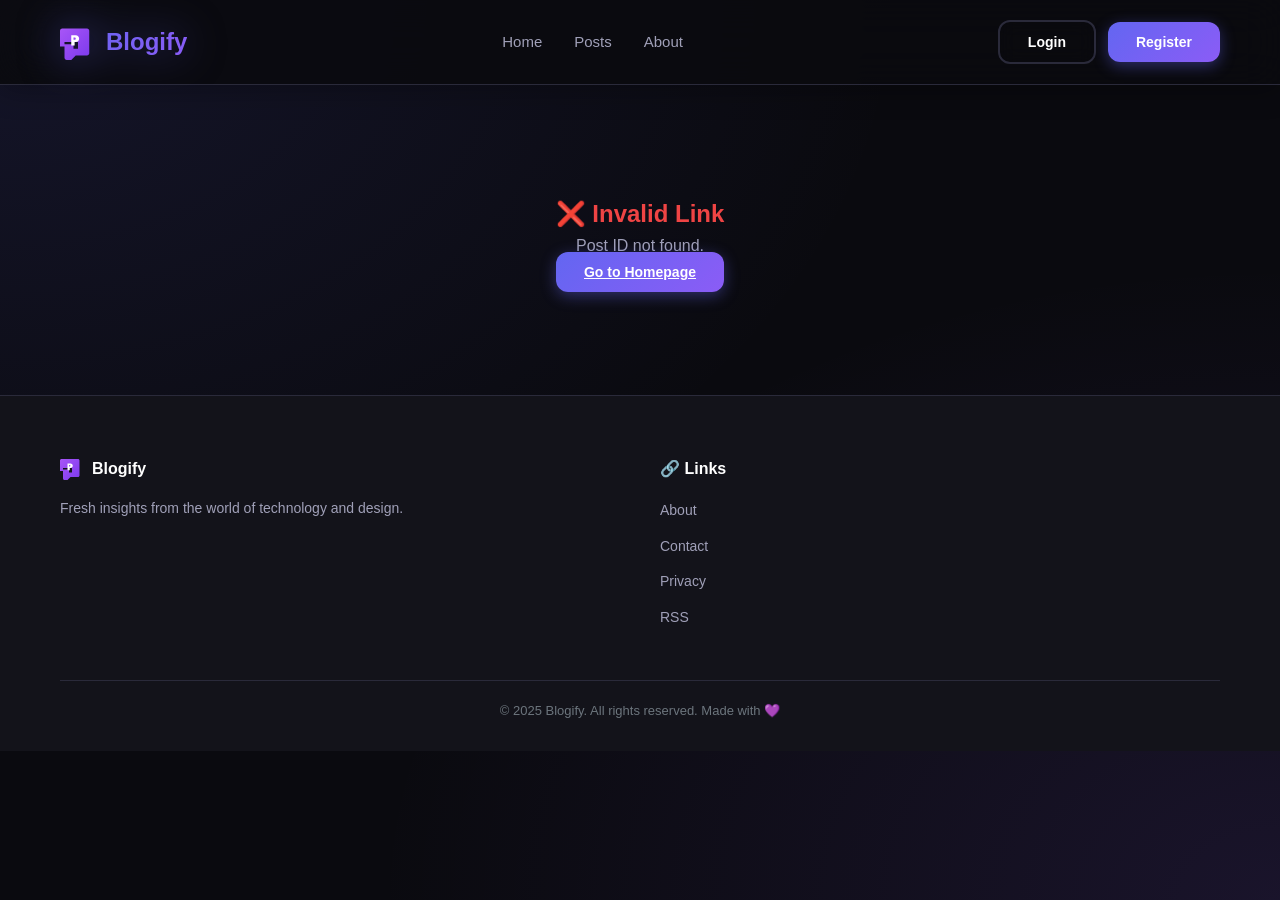
<file: post.html>
<!DOCTYPE html>
<html lang="en">
<head>
    <meta charset="UTF-8">
    <meta name="viewport" content="width=device-width, initial-scale=1.0">
    <title id="postPageTitle">Post Detail | Blogify</title>
    <link rel="stylesheet" href="styles.css">
    <link rel="stylesheet" href="https://cdnjs.cloudflare.com/ajax/libs/font-awesome/5.15.3/css/all.min.css">
</head>
<body>
    <header>
        <div class="container">
            <nav>
                <a href="index.html" class="logo blogify-logo">
    <span class="blogify-icon"></span>
    Blogify
</a>
                <ul class="nav-links">
                    <li><a href="index.html#home">Home</a></li>
                    <li><a href="index.html#articles">Posts</a></li>
                    <li><a href="about.html">About</a></li>
                </ul>
                <div id="authButtons" class="user-menu">
                    <button class="btn btn-outline" onclick="openLoginModal()">Login</button>
                    <button class="btn btn-primary" onclick="openRegisterModal()">Register</button>
                </div>
                <div id="userMenu" class="user-menu hidden">
                    <a href="dashboard.html" class="btn btn-outline">📊 Dashboard</a>
                    <a href="new_post.html" class="btn btn-primary">✏️ New Post</a>
                    <div class="user-avatar" id="userAvatar"></div>
                    <button class="btn btn-outline" onclick="logout()">Logout</button>
                </div>
            </nav>
        </div>
    </header>

    <main>
        <section class="post-detail-page" style="padding: 60px 0;">
            <div class="container">
                <div id="postDetailContainer">
                    <div style="text-align: center; padding: 50px;">
                        <h2 style="color: var(--accent);">Loading...</h2>
                        <p style="color: var(--text-secondary);">If the post doesn’t load, please return to the homepage.</p>
                        <a href="index.html" class="btn btn-outline" style="margin-top: 20px;">Go Home</a>
                    </div>
                </div>
            </div>
        </section>
    </main>
    
    <footer id="about">
        <div class="container">
            <div class="footer-content">
                <div class="footer-section">
                    <h4>
    <span class="footer-logo-icon"></span>
    Blogify
</h4>
                    <p style="color: var(--text-secondary); font-size: 14px;">Fresh insights from the world of technology and design.</p>
                </div>
                <div class="footer-section">
                    <h4>🔗 Links</h4>
                    <ul class="footer-links">
                        <li><a href="about.html">About</a></li>
                        <li><a href="#">Contact</a></li>
                        <li><a href="#">Privacy</a></li>
                        <li><a href="#">RSS</a></li>
                    </ul>
                </div>
            </div>
            <div class="footer-bottom">
                <p>&copy; 2025 Blogify. All rights reserved. Made with 💜</p>
            </div>
        </div>
    </footer>

    <!-- Login Modal -->
    <div class="modal" id="loginModal">
        <div class="modal-content">
            <div class="modal-header">
                <h2>Login</h2>
                <p>Join the community and start sharing.</p>
            </div>
            <form id="loginForm" onsubmit="event.preventDefault(); login()">
                <div class="form-group">
                    <label for="loginEmail">Email</label>
                    <input type="email" id="loginEmail" required>
                </div>
                <div class="form-group">
                    <label for="loginPassword">Password</label>
                    <input type="password" id="loginPassword" required>
                </div>
                <div class="modal-footer">
                    <button type="button" class="btn btn-outline" onclick="closeModal('loginModal')">Cancel</button>
                    <button type="submit" class="btn btn-primary">Login</button>
                </div>
            </form>
            <div class="switch-modal">
                Don’t have an account? <a href="#" onclick="switchToRegister(); return false;">Register</a>
            </div>
        </div>
    </div>

    <!-- Register Modal -->
    <div class="modal" id="registerModal">
        <div class="modal-content">
            <div class="modal-header">
                <h2>Register</h2>
                <p>Create a free account instantly.</p>
            </div>
            <form id="registerForm" onsubmit="event.preventDefault(); register()">
                <div class="form-group">
                    <label for="registerName">Full Name</label>
                    <input type="text" id="registerName" required>
                </div>
                <div class="form-group">
                    <label for="registerEmail">Email</label>
                    <input type="email" id="registerEmail" required>
                </div>
                <div class="form-group">
                    <label for="registerPassword">Password (min. 6 characters)</label>
                    <input type="password" id="registerPassword" required>
                </div>
                <div class="modal-footer">
                    <button type="button" class="btn btn-outline" onclick="closeModal('registerModal')">Cancel</button>
                    <button type="submit" class="btn btn-primary">Register</button>
                </div>
            </form>
            <div class="switch-modal">
                Already have an account? <a href="#" onclick="switchToLogin(); return false;">Login</a>
            </div>
        </div>
    </div>
    
    <script src="script.js"></script>
</body>
</html>
</file>
<file: styles.css>
* {
    margin: 0;
    padding: 0;
    box-sizing: border-box;
}

:root {
    --bg-primary: #0a0a0f;
    --bg-secondary: #13131a;
    --bg-card: #1a1a24;
    --text-primary: #ffffff;
    --text-secondary: #a0a0b8;
    --accent: #6366f1;
    --accent-hover: #4f46e5;
    --border: #2a2a3a;
    --success: #10b981;
    --danger: #ef4444;
}

body {
    font-family: 'Inter', -apple-system, BlinkMacSystemFont, 'Segoe UI', 'Roboto', sans-serif;
    line-height: 1.6;
    color: var(--text-primary);
    background: var(--bg-primary);
    background-image: 
        radial-gradient(at 0% 0%, rgba(99, 102, 241, 0.12) 0px, transparent 50%),
        radial-gradient(at 100% 100%, rgba(139, 92, 246, 0.12) 0px, transparent 50%);
    background-attachment: fixed;
}

.container {
    max-width: 1200px;
    margin: 0 auto;
    padding: 0 20px;
}

/* Header */
header {
    border-bottom: 1px solid var(--border);
    position: sticky;
    top: 0;
    background: rgba(10, 10, 15, 0.9);
    backdrop-filter: blur(20px);
    z-index: 100;
    box-shadow: 0 4px 30px rgba(0, 0, 0, 0.3);
}

nav {
    display: flex;
    justify-content: space-between;
    align-items: center;
    padding: 20px 0;
}

.logo {
    font-size: 26px;
    font-weight: 800;
    color: var(--text-primary);
    text-decoration: none;
    background: linear-gradient(135deg, #6366f1 0%, #8b5cf6 100%);
    -webkit-background-clip: text;
    -webkit-text-fill-color: transparent;
    background-clip: text;
    transition: transform 0.3s, filter 0.3s;
    filter: drop-shadow(0 0 20px rgba(99, 102, 241, 0.5));
}

.logo:hover {
    transform: scale(1.08) rotate(-2deg);
    filter: drop-shadow(0 0 30px rgba(99, 102, 241, 0.8));
}

.nav-links {
    display: flex;
    gap: 32px;
    list-style: none;
    align-items: center;
}

.nav-links a {
    color: var(--text-secondary);
    text-decoration: none;
    font-size: 15px;
    font-weight: 500;
    transition: all 0.3s;
    position: relative;
}

.nav-links a::after {
    content: '';
    position: absolute;
    bottom: -4px;
    left: 0;
    width: 0;
    height: 2px;
    background: linear-gradient(90deg, var(--accent), #8b5cf6);
    transition: width 0.3s;
}

.nav-links a:hover {
    color: var(--text-primary);
}

.nav-links a:hover::after {
    width: 100%;
}

/* Buttons */
.btn {
    padding: 12px 28px;
    border-radius: 12px;
    border: none;
    cursor: pointer;
    font-size: 14px;
    font-weight: 600;
    transition: all 0.3s cubic-bezier(0.4, 0, 0.2, 1);
    position: relative;
    overflow: hidden;
    white-space: nowrap;
}

.btn::before {
    content: '';
    position: absolute;
    top: 50%;
    left: 50%;
    width: 0;
    height: 0;
    border-radius: 50%;
    background: rgba(255, 255, 255, 0.15);
    transform: translate(-50%, -50%);
    transition: width 0.6s, height 0.6s;
}

.btn:hover::before {
    width: 400px;
    height: 400px;
}

.btn-primary {
    background: linear-gradient(135deg, var(--accent) 0%, #8b5cf6 100%);
    color: white;
    box-shadow: 0 4px 15px rgba(99, 102, 241, 0.4);
}

.btn-primary:hover {
    transform: translateY(-2px);
    box-shadow: 0 8px 30px rgba(99, 102, 241, 0.6);
}

.btn-outline {
    background: transparent;
    border: 2px solid var(--border);
    color: var(--text-primary);
    backdrop-filter: blur(10px);
}

.btn-outline:hover {
    border-color: var(--accent);
    background: rgba(99, 102, 241, 0.15);
    transform: translateY(-2px);
}

.btn-sm {
    padding: 8px 16px;
    font-size: 13px;
    border-radius: 8px;
}

.btn-lg {
    padding: 16px 32px;
    font-size: 16px;
}

/* User Menu */
.user-menu {
    display: flex;
    align-items: center;
    gap: 12px;
}

.user-avatar {
    width: 36px;
    height: 36px;
    border-radius: 50%;
    background: linear-gradient(135deg, var(--accent) 0%, #8b5cf6 100%);
    color: white;
    display: flex;
    align-items: center;
    justify-content: center;
    font-weight: 600;
    font-size: 14px;
    transition: all 0.3s;
    cursor: pointer;
    background-size: cover;
    background-position: center;
    border: 2px solid var(--border);
}

.user-avatar:hover {
    transform: scale(1.05);
    box-shadow: 0 0 10px rgba(99, 102, 241, 0.4);
}

/* Modals */
.modal {
    display: none;
    position: fixed;
    top: 0;
    left: 0;
    width: 100%;
    height: 100%;
    background: rgba(0, 0, 0, 0.7);
    backdrop-filter: blur(8px);
    z-index: 1000;
    align-items: center;
    justify-content: center;
}

.modal.active {
    display: flex;
    animation: fadeIn 0.3s ease-out;
}

@keyframes fadeIn {
    from { opacity: 0; }
    to { opacity: 1; }
}

.modal-content {
    background: var(--bg-card);
    padding: 48px;
    border-radius: 24px;
    max-width: 500px;
    width: 90%;
    max-height: 90vh;
    overflow-y: auto;
    border: 1px solid var(--border);
    box-shadow: 0 20px 60px rgba(0, 0, 0, 0.5);
    animation: modalSlideIn 0.4s cubic-bezier(0.34, 1.56, 0.64, 1);
    position: relative;
}

.modal-content::before {
    content: '';
    position: absolute;
    top: 0;
    left: 0;
    right: 0;
    height: 4px;
    background: linear-gradient(90deg, var(--accent), #8b5cf6, var(--accent));
    background-size: 200% 100%;
    animation: shimmer 2s linear infinite;
}

@keyframes shimmer {
    0% { background-position: -200% 0; }
    100% { background-position: 200% 0; }
}

@keyframes modalSlideIn {
    from {
        opacity: 0;
        transform: translateY(-30px) scale(0.9);
    }
    to {
        opacity: 1;
        transform: translateY(0) scale(1);
    }
}

.modal-header {
    margin-bottom: 32px;
}

.modal-header h2 {
    font-size: 28px;
    margin-bottom: 8px;
    background: linear-gradient(135deg, #fff 0%, #8b5cf6 100%);
    -webkit-background-clip: text;
    -webkit-text-fill-color: transparent;
    background-clip: text;
}

.modal-header p {
    color: var(--text-secondary);
    font-size: 14px;
}

/* Forms */
.form-group {
    margin-bottom: 20px;
}

.form-group label {
    display: block;
    margin-bottom: 8px;
    font-weight: 500;
    font-size: 14px;
}

.form-group input,
.form-group textarea,
.form-group select {
    width: 100%;
    padding: 14px 16px;
    border: 2px solid var(--border);
    border-radius: 12px;
    font-size: 15px;
    transition: all 0.3s;
    background: var(--bg-secondary);
    color: var(--text-primary);
}

.form-group textarea {
    resize: vertical;
    min-height: 140px;
    font-family: inherit;
}

.form-group input:focus,
.form-group textarea:focus,
.form-group select:focus {
    outline: none;
    border-color: var(--accent);
    background: var(--bg-card);
    box-shadow: 0 0 0 4px rgba(99, 102, 241, 0.15);
    transform: translateY(-2px);
}

.form-group select {
    cursor: pointer;
}

.modal-footer {
    display: flex;
    gap: 12px;
    margin-top: 32px;
}

.modal-footer .btn {
    flex: 1;
}

.switch-modal {
    text-align: center;
    margin-top: 24px;
    font-size: 14px;
    color: var(--text-secondary);
}

.switch-modal a {
    color: var(--accent);
    text-decoration: none;
    font-weight: 600;
    transition: color 0.3s;
}

.switch-modal a:hover {
    color: #8b5cf6;
}

/* Post Detail Modal */
#postDetailModal .modal-content {
    max-width: 800px;
}

.post-image-full {
    width: 100%;
    max-height: 400px;
    object-fit: cover;
    border-radius: 16px;
    margin-bottom: 24px;
    border: 1px solid var(--border);
}

#postDetailContent h2 {
    font-size: 36px;
    margin-bottom: 16px;
    line-height: 1.2;
}

.post-header-meta {
    font-size: 14px;
    color: var(--accent);
    margin-bottom: 20px;
    font-weight: 600;
}

#postDetailContent p {
    font-size: 17px;
    line-height: 1.8;
    color: var(--text-secondary);
    margin-bottom: 40px;
    padding-top: 20px;
    border-top: 1px solid var(--border);
    white-space: pre-wrap;
}

.post-actions {
    display: flex;
    gap: 16px;
    align-items: center;
    margin-bottom: 40px;
    padding-bottom: 20px;
    border-bottom: 1px solid var(--border);
}

.post-meta {
    display: flex;
    flex-wrap: wrap;
    align-items: center;
    gap: 15px; /* Meta bilgileri arasındaki boşluk */
    margin-bottom: 15px;
}

.post-meta .author,
.post-meta .date {
    color: var(--text-secondary);
    font-size: 14px;
}

.post-views {
    display: inline-flex;
    align-items: center;
    background: var(--bg-secondary);
    border: 1px solid var(--border);
    padding: 5px 15px;
    border-radius: 20px;
    font-size: 14px;
    font-weight: 600;
    color: var(--text-primary);
    margin-bottom: 25px; /* Altındaki içerikten ayırmak için */
}

.post-views i {
    color: var(--accent);
    margin-right: 8px;
    font-size: 16px;
}

.like-button {
    padding: 10px 20px;
    border-radius: 8px;
    border: 2px solid var(--border);
    background: var(--bg-secondary);
    color: var(--text-primary);
    cursor: pointer;
    transition: all 0.3s;
    font-weight: 600;
}

.like-button.liked {
    background: var(--accent);
    border-color: var(--accent);
    color: white;
}

.like-button:hover {
    border-color: var(--accent);
    transform: translateY(-2px);
}

.comments-section h3 {
    font-size: 24px;
    margin-bottom: 24px;
}

.comment-form-group {
    display: flex;
    gap: 10px;
    margin-bottom: 30px;
}

.comment-form-group input {
    flex-grow: 1;
    border-radius: 8px;
    padding: 10px 15px;
    border: 1px solid var(--border);
}

#commentsList {
    display: grid;
    gap: 15px;
}

.comment {
    padding: 15px;
    background: var(--bg-secondary);
    border-radius: 12px;
    border-left: 4px solid var(--accent);
}

.comment-author {
    font-weight: 700;
    margin-bottom: 5px;
    color: var(--text-primary);
}

.comment-content {
    color: var(--text-secondary);
}

/* Hero Section */
.hero {
    padding: 120px 0 80px;
    text-align: center;
    position: relative;
    overflow: hidden;
    scroll-margin-top: 90px;
}

.hero::before {
    content: '';
    position: absolute;
    top: -100px;
    left: 50%;
    transform: translateX(-50%);
    width: 800px;
    height: 800px;
    background: radial-gradient(circle, rgba(99, 102, 241, 0.2) 0%, transparent 70%);
    pointer-events: none;
    animation: pulse 4s ease-in-out infinite;
}

@keyframes pulse {
    0%, 100% { transform: translateX(-50%) scale(1); opacity: 0.8; }
    50% { transform: translateX(-50%) scale(1.1); opacity: 1; }
}

.hero h1 {
    font-size: 72px;
    font-weight: 900;
    margin-bottom: 24px;
    letter-spacing: -0.03em;
    background: linear-gradient(135deg, #fff 0%, #8b5cf6 50%, #6366f1 100%);
    -webkit-background-clip: text;
    -webkit-text-fill-color: transparent;
    background-clip: text;
    background-size: 200% 200%;
    animation: fadeInUp 0.8s ease-out, gradientShift 3s ease-in-out infinite;
    position: relative;
}

@keyframes gradientShift {
    0%, 100% { background-position: 0% 50%; }
    50% { background-position: 100% 50%; }
}

.hero p {
    font-size: 22px;
    color: var(--text-secondary);
    max-width: 700px;
    margin: 0 auto 32px;
    animation: fadeInUp 0.8s ease-out 0.2s both;
    position: relative;
}

@keyframes fadeInUp {
    from {
        opacity: 0;
        transform: translateY(30px);
    }
    to {
        opacity: 1;
        transform: translateY(0);
    }
}

/* Categories */
.categories {
    display: flex;
    gap: 12px;
    justify-content: center;
    margin: 40px 0;
    flex-wrap: wrap;
}

.category-btn {
    padding: 12px 28px;
    border: 2px solid var(--border);
    background: var(--bg-card);
    border-radius: 30px;
    cursor: pointer;
    font-size: 14px;
    font-weight: 600;
    transition: all 0.3s cubic-bezier(0.4, 0, 0.2, 1);
    color: var(--text-secondary);
    position: relative;
    overflow: hidden;
}

.category-btn::before {
    content: '';
    position: absolute;
    top: 50%;
    left: 50%;
    width: 0;
    height: 0;
    border-radius: 50%;
    background: rgba(99, 102, 241, 0.2);
    transform: translate(-50%, -50%);
    transition: width 0.5s, height 0.5s;
}

.category-btn:hover::before {
    width: 300px;
    height: 300px;
}

.category-btn:hover {
    border-color: var(--accent);
    color: var(--accent);
    transform: translateY(-2px);
    box-shadow: 0 4px 15px rgba(99, 102, 241, 0.3);
}

.category-btn.active {
    background: linear-gradient(135deg, var(--accent) 0%, #8b5cf6 100%);
    color: white;
    border-color: transparent;
    box-shadow: 0 4px 20px rgba(99, 102, 241, 0.5);
    transform: translateY(-2px);
}

/* Blog Grid */
.blog-grid {
    display: grid;
    grid-template-columns: repeat(auto-fill, minmax(350px, 1fr));
    gap: 32px;
    padding: 40px 0 80px;
}

.blog-card {
    background: var(--bg-card);
    border-radius: 20px;
    overflow: hidden;
    transition: all 0.4s cubic-bezier(0.4, 0, 0.2, 1);
    cursor: pointer;
    border: 1px solid var(--border);
    position: relative;
    animation: cardFadeIn 0.6s ease-out;
    backdrop-filter: blur(10px);
}

@keyframes cardFadeIn {
    from {
        opacity: 0;
        transform: translateY(30px);
    }
    to {
        opacity: 1;
        transform: translateY(0);
    }
}

.blog-card::before {
    content: '';
    position: absolute;
    top: 0;
    left: 0;
    right: 0;
    bottom: 0;
    background: linear-gradient(135deg, rgba(99, 102, 241, 0.15) 0%, rgba(139, 92, 246, 0.15) 100%);
    opacity: 0;
    transition: opacity 0.4s;
    pointer-events: none;
    z-index: 1;
}

.blog-card:hover::before {
    opacity: 1;
}

.blog-card:hover {
    transform: translateY(-12px) scale(1.02);
    border-color: var(--accent);
    box-shadow: 0 30px 80px rgba(99, 102, 241, 0.5);
}

.blog-card > * {
    position: relative;
    z-index: 2;
}

.blog-image-wrapper {
    width: 100%;
    height: 240px;
    overflow: hidden;
    position: relative;
    background: linear-gradient(135deg, var(--bg-secondary) 0%, rgba(99, 102, 241, 0.1) 100%);
}

.blog-image {
    width: 100%;
    height: 100%;
    object-fit: cover;
    transition: transform 0.6s cubic-bezier(0.4, 0, 0.2, 1);
}

.blog-card:hover .blog-image {
    transform: scale(1.15) rotate(2deg);
}

.blog-image-placeholder {
    width: 100%;
    height: 100%;
    display: flex;
    align-items: center;
    justify-content: center;
    color: var(--text-secondary);
    font-size: 14px;
    font-weight: 600;
}

.blog-content {
    padding: 24px;
}

.blog-meta {
    display: flex;
    gap: 16px;
    font-size: 13px;
    color: var(--text-secondary);
    margin-bottom: 12px;
    flex-wrap: wrap;
}

.blog-card h3 {
    font-size: 22px;
    margin-bottom: 12px;
    font-weight: 700;
    line-height: 1.3;
    transition: color 0.3s;
}

.blog-card:hover h3 {
    color: var(--accent);
}

.blog-excerpt {
    color: var(--text-secondary);
    font-size: 15px;
    line-height: 1.6;
    margin-bottom: 16px;
}

.blog-category {
    display: inline-block;
    padding: 6px 14px;
    background: rgba(99, 102, 241, 0.15);
    border-radius: 16px;
    font-size: 12px;
    font-weight: 600;
    color: var(--accent);
    transition: all 0.3s;
}

.blog-card:hover .blog-category {
    background: var(--accent);
    color: white;
    transform: translateY(-2px);
}

.blog-author {
    display: flex;
    align-items: center;
    gap: 8px;
    margin-top: 16px;
    padding-top: 16px;
    border-top: 1px solid var(--border);
}

.author-avatar {
    width: 30px;
    height: 30px;
    border-radius: 50%;
    background: linear-gradient(135deg, var(--accent), #8b5cf6);
    color: white;
    display: flex;
    align-items: center;
    justify-content: center;
    font-weight: 500;
    font-size: 11px;
    background-size: cover;
    background-position: center;
}

.author-name {
    font-weight: 500;
    font-size: 14px;
}

/* Empty State */
.empty-state {
    display: flex;
    flex-direction: column;
    align-items: center;
    justify-content: center;
    text-align: center;
    padding: 60px 20px;
    margin: 40px auto;
    border: 1px solid var(--border);
    border-radius: 12px;
    background: var(--bg-card);
    max-width: 600px;
}

.empty-state h3 {
    font-size: 24px;
    margin-bottom: 10px;
}

.empty-state p {
    color: var(--text-secondary);
    margin-bottom: 24px;
    font-size: 16px;
}

/* Footer */
footer {
    background: var(--bg-secondary);
    color: var(--text-secondary);
    padding: 60px 0 30px;
    border-top: 1px solid var(--border);
}

.footer-content {
    display: grid;
    grid-template-columns: repeat(auto-fit, minmax(200px, 1fr));
    gap: 40px;
    margin-bottom: 40px;
}

.footer-section h4 {
    margin-bottom: 16px;
    font-size: 16px;
    color: var(--text-primary);
}

.footer-links {
    list-style: none;
    padding: 0;
    margin: 0;
}

.footer-links li {
    margin-bottom: 10px;
}

.footer-links a {
    color: var(--text-secondary);
    text-decoration: none;
    font-size: 14px;
    transition: color 0.3s, transform 0.3s;
    display: inline-block;
}

.footer-links a:hover {
    color: var(--accent);
    transform: translateX(5px);
}

.footer-bottom {
    border-top: 1px solid var(--border);
    padding-top: 20px;
    text-align: center;
    font-size: 13px;
    color: #6c757d;
}

/* Post Form */
.post-form-card {
    max-width: 800px;
    width: 100%;
    margin: 40px auto;
    padding: 40px;
    background: var(--bg-card);
    border-radius: 18px;
    border: 1px solid var(--border);
    box-shadow: 0 10px 30px rgba(0, 0, 0, 0.2);
}

.post-form-header {
    text-align: center;
    margin-bottom: 30px;
    border-bottom: 2px solid var(--border);
    padding-bottom: 20px;
}

.post-form-header h2 {
    font-size: 32px;
    color: var(--text-primary);
    margin-bottom: 10px;
}

.post-form-header .subtitle {
    color: var(--text-secondary);
    font-size: 16px;
}

/* Dashboard */
.dashboard-container {
    padding-top: 60px;
    padding-bottom: 80px;
}

.dashboard-container h1 {
    font-size: 32px;
    font-weight: 800;
    color: var(--text-primary);
    margin-bottom: 40px;
    border-bottom: 2px solid var(--border);
    padding-bottom: 15px;
}

.dashboard-stats-grid {
    display: grid;
    grid-template-columns: repeat(auto-fit, minmax(250px, 1fr));
    gap: 24px;
    margin-bottom: 60px;
}

.stat-card {
    background: var(--bg-card);
    padding: 30px;
    border-radius: 16px;
    border: 1px solid var(--border);
    box-shadow: 0 10px 30px rgba(0, 0, 0, 0.3);
    transition: transform 0.3s;
}

.stat-card:hover {
    transform: translateY(-5px);
    border-color: var(--accent);
}

.stat-card h3 {
    font-size: 16px;
    color: var(--text-secondary);
    margin-bottom: 10px;
    font-weight: 500;
}

.stat-number {
    font-size: 48px;
    font-weight: 900;
    background: linear-gradient(90deg, var(--accent) 0%, #8b5cf6 100%);
    -webkit-background-clip: text;
    -webkit-text-fill-color: transparent;
    background-clip: text;
}

.dashboard-content-grid {
    display: grid;
    grid-template-columns: 1fr 2fr;
    gap: 40px;
}

.profile-edit-card {
    background: var(--bg-card);
    padding: 30px;
    border-radius: 16px;
    border: 1px solid var(--border);
    box-shadow: 0 10px 30px rgba(0, 0, 0, 0.3);
    height: fit-content;
}

.profile-edit-card h2 {
    font-size: 24px;
    margin-bottom: 24px;
    border-bottom: 1px solid var(--border);
    padding-bottom: 15px;
}

.profile-avatar-display {
    width: 100px;
    height: 100px;
    border-radius: 50%;
    background: linear-gradient(135deg, var(--accent) 0%, #8b5cf6 100%);
    color: white;
    display: flex;
    align-items: center;
    justify-content: center;
    font-size: 36px;
    font-weight: 700;
    margin: 0 auto 24px;
    border: 3px solid var(--border);
    background-size: cover;
    background-position: center;
    overflow: hidden;
    transition: transform 0.3s;
}

.profile-avatar-display:hover {
    transform: scale(1.05);
}

.my-posts-card {
    background: var(--bg-card);
    padding: 30px;
    border-radius: 16px;
    border: 1px solid var(--border);
    box-shadow: 0 10px 30px rgba(0, 0, 0, 0.3);
}

.my-posts-header {
    display: flex;
    justify-content: space-between;
    align-items: center;
    margin-bottom: 24px;
    border-bottom: 1px solid var(--border);
    padding-bottom: 15px;
}

.my-posts-header h2 {
    font-size: 24px;
}

.my-posts-list {
    display: grid;
    gap: 15px;
}

/* ==================================== */
/* YENİ BLOGIFY İKONU (ÖZEL CSS) */
/* ==================================== */

.logo.blogify-logo {
    display: flex;
    align-items: center;
    gap: 10px;
    font-size: 24px;
    font-weight: 700;
    color: var(--text-primary);
    text-decoration: none;
    transition: transform 0.3s ease;
}

.logo.blogify-logo:hover {
    transform: scale(1.05);
}

.blogify-icon {
    width: 36px;
    height: 36px;
    background-image: url("data:image/svg+xml,%3Csvg width='1024' height='1024' viewBox='0 0 1024 1024' xmlns='http://www.w3.org/2000/svg'%3E%3Cdefs%3E%3ClinearGradient id='logoGrad' x1='0%25' y1='0%25' x2='100%25' y2='100%25'%3E%3Cstop offset='0%25' style='stop-color:%23a855f7;stop-opacity:1' /%3E%3Cstop offset='100%25' style='stop-color:%237c3aed;stop-opacity:1' /%3E%3C/linearGradient%3E%3C/defs%3E%3Cpath fill='url(%23logoGrad)' d='M768 128c35.3 0 64 28.7 64 64v640c0 35.3-28.7 64-64 64H448l-128 128H192c-35.3 0-64-28.7-64-64V576h256v128h128V512H128v128H0V192c0-35.3 28.7-64 64-64h704z'/%3E%3Cpath fill='white' d='M320 320h128c53 0 96 43 96 96s-43 96-96 96h-32v96h-96V320zm96 128c17.7 0 32-14.3 32-32s-14.3-32-32-32h-32v64h32z'/%3E%3C/svg%3E");
    background-size: contain;
    background-repeat: no-repeat;
    background-position: center;
    flex-shrink: 0;
}

.hero-logo {
    display: flex;
    align-items: center;
    justify-content: center;
    gap: 16px;
    margin-bottom: 2rem;
}

.hero-logo-icon {
    width: 80px;
    height: 80px;
    background-image: url("data:image/svg+xml,%3Csvg width='1024' height='1024' viewBox='0 0 1024 1024' xmlns='http://www.w3.org/2000/svg'%3E%3Cdefs%3E%3ClinearGradient id='logoGrad' x1='0%25' y1='0%25' x2='100%25' y2='100%25'%3E%3Cstop offset='0%25' style='stop-color:%23a855f7;stop-opacity:1' /%3E%3Cstop offset='100%25' style='stop-color:%237c3aed;stop-opacity:1' /%3E%3C/linearGradient%3E%3C/defs%3E%3Cpath fill='url(%23logoGrad)' d='M768 128c35.3 0 64 28.7 64 64v640c0 35.3-28.7 64-64 64H448l-128 128H192c-35.3 0-64-28.7-64-64V576h256v128h128V512H128v128H0V192c0-35.3 28.7-64 64-64h704z'/%3E%3Cpath fill='white' d='M320 320h128c53 0 96 43 96 96s-43 96-96 96h-32v96h-96V320zm96 128c17.7 0 32-14.3 32-32s-14.3-32-32-32h-32v64h32z'/%3E%3C/svg%3E");
    background-size: contain;
    background-repeat: no-repeat;
    background-position: center;
    animation: fadeInScale 0.6s ease-out;
}

@keyframes fadeInScale {
    from {
        opacity: 0;
        transform: scale(0.8);
    }
    to {
        opacity: 1;
        transform: scale(1);
    }
}

.hero-logo-text {
    font-size: 3rem;
    font-weight: 800;
    background: linear-gradient(135deg, var(--primary-color), var(--secondary-color));
    -webkit-background-clip: text;
    -webkit-text-fill-color: transparent;
    background-clip: text;
}

/* Footer logo */
.footer-section h4 {
    display: flex;
    align-items: center;
    gap: 8px;
}

.footer-logo-icon {
    width: 24px;
    height: 24px;
    background-image: url("data:image/svg+xml,%3Csvg width='1024' height='1024' viewBox='0 0 1024 1024' xmlns='http://www.w3.org/2000/svg'%3E%3Cdefs%3E%3ClinearGradient id='logoGrad' x1='0%25' y1='0%25' x2='100%25' y2='100%25'%3E%3Cstop offset='0%25' style='stop-color:%23a855f7;stop-opacity:1' /%3E%3Cstop offset='100%25' style='stop-color:%237c3aed;stop-opacity:1' /%3E%3C/linearGradient%3E%3C/defs%3E%3Cpath fill='url(%23logoGrad)' d='M768 128c35.3 0 64 28.7 64 64v640c0 35.3-28.7 64-64 64H448l-128 128H192c-35.3 0-64-28.7-64-64V576h256v128h128V512H128v128H0V192c0-35.3 28.7-64 64-64h704z'/%3E%3Cpath fill='white' d='M320 320h128c53 0 96 43 96 96s-43 96-96 96h-32v96h-96V320zm96 128c17.7 0 32-14.3 32-32s-14.3-32-32-32h-32v64h32z'/%3E%3C/svg%3E");
    background-size: contain;
    background-repeat: no-repeat;
    background-position: center;
}

.my-post-item:hover {
    border-left-color: var(--accent);
    background: #1f1f2a;
}

.post-title-date h4 {
    font-weight: 600;
    color: var(--text-primary);
    margin-bottom: 5px;
}

.post-title-date small {
    color: var(--text-secondary);
    font-size: 13px;
}

.post-actions {
    display: flex;
    align-items: center;
    gap: 10px;
}

.placeholder-text {
    text-align: center;
    color: var(--text-secondary);
    padding: 30px 0;
    font-style: italic;
}

/* Utility Classes */
.hidden {
    display: none !important;
}

/* Media Queries */
@media (max-width: 1024px) {
    .dashboard-content-grid {
        grid-template-columns: 1fr;
    }
    
    .profile-edit-card {
        order: 2;
    }

    .my-posts-card {
        order: 1;
    }
}

@media (max-width: 768px) {
    .nav-links {
        display: none;
    }

    .hero h1 {
        font-size: 42px;
    }

    .hero p {
        font-size: 18px;
    }

    .blog-grid {
        grid-template-columns: 1fr;
    }

    .modal-content {
        padding: 32px 24px;
    }
    
    .dashboard-stats-grid {
        grid-template-columns: 1fr;
    }

    .my-post-item {
        flex-direction: column;
        align-items: flex-start;
        gap: 10px;
    }
    
    .post-actions {
        width: 100%;
        flex-wrap: wrap;
    }
}

@media (max-width: 480px) {
    .hero h1 {
        font-size: 32px;
    }

    .hero p {
        font-size: 16px;
    }

    .post-form-card {
        padding: 24px;
    }

    .btn {
        padding: 10px 20px;
        font-size: 13px;
    }
}
</file>
